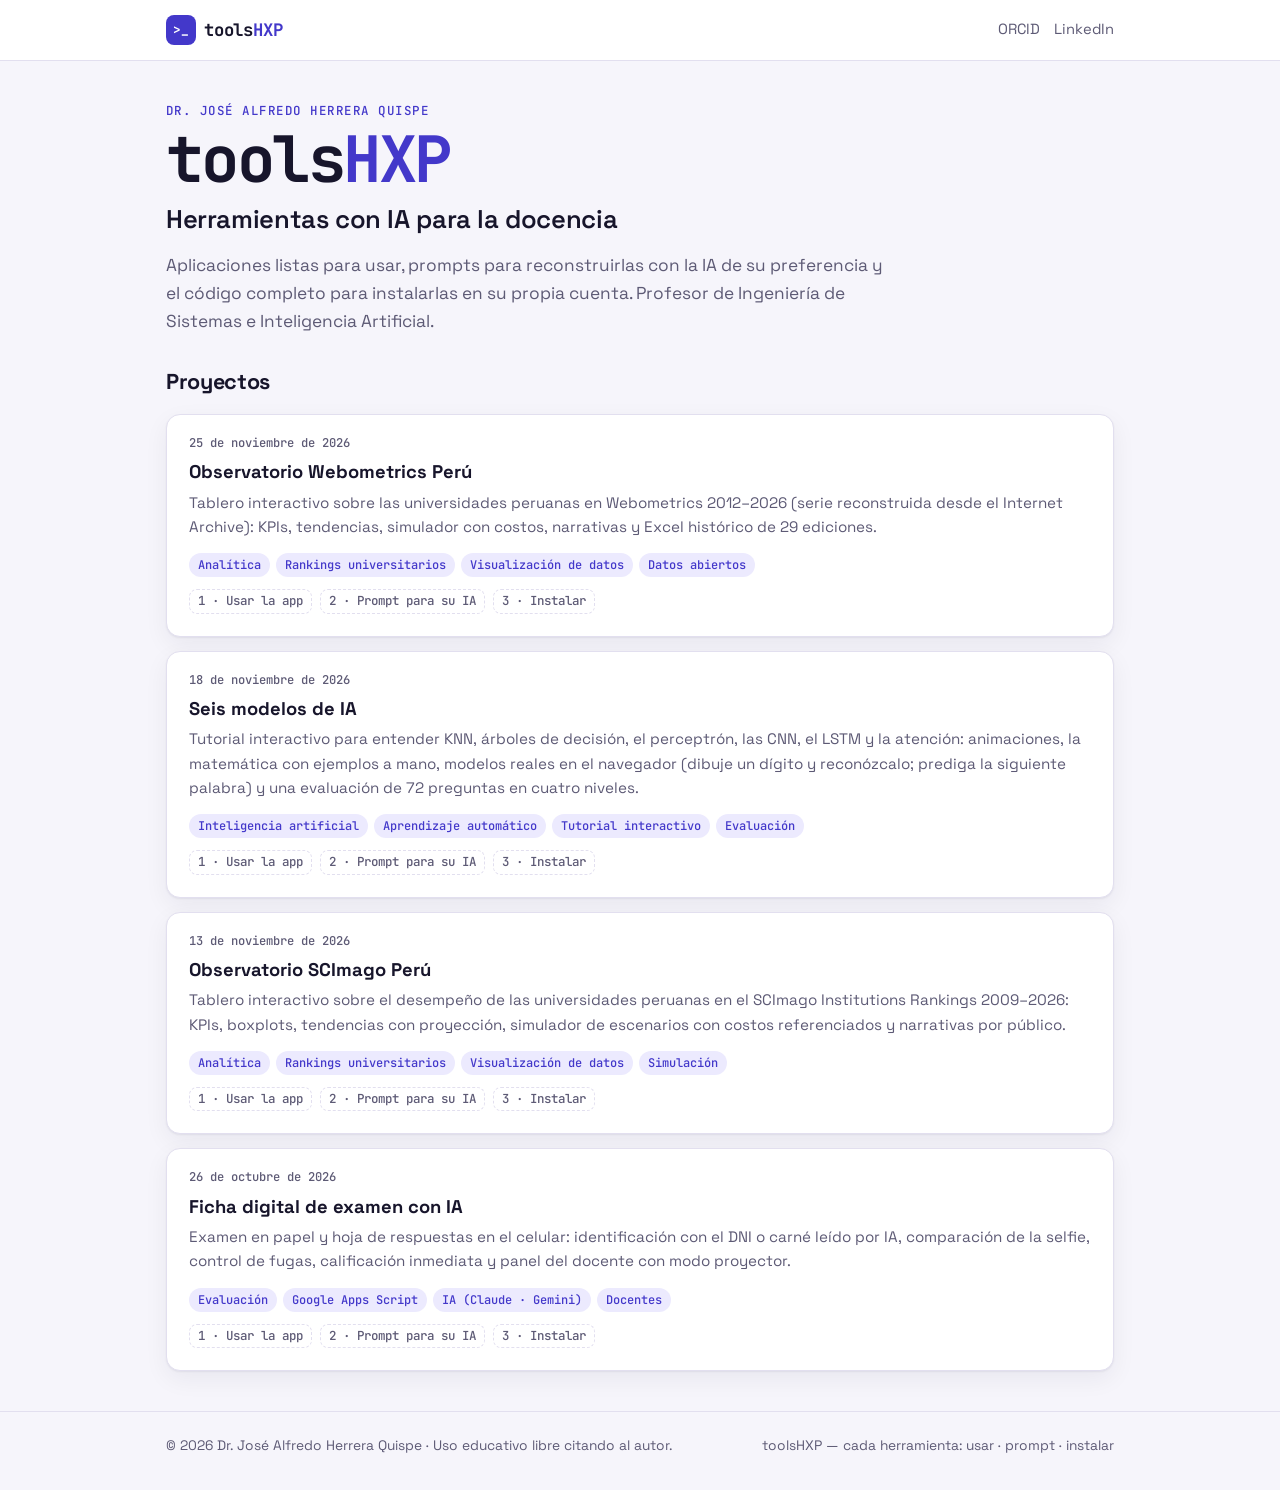
<file: index.html>
<!doctype html>
<html lang="es">
<head>
<meta charset="utf-8">
<meta name="viewport" content="width=device-width,initial-scale=1">
<title>toolsHXP · Herramientas con IA para la docencia</title>
<meta name="description" content="Aplicaciones, prompts y código abierto para docentes, por el Dr. José Alfredo Herrera Quispe.">
<link rel="preconnect" href="https://fonts.googleapis.com"><link rel="preconnect" href="https://fonts.gstatic.com" crossorigin>
<link href="https://fonts.googleapis.com/css2?family=JetBrains+Mono:wght@500;700&family=Space+Grotesk:wght@400;500;600;700&display=swap" rel="stylesheet">
<link rel="icon" href="favicon.svg" type="image/svg+xml">
<link rel="stylesheet" href="assets/estilo.css">
</head>
<body>
<header class="top"><div class="wrap">
  <a class="brand" href="./" aria-label="toolsHXP, inicio"><span class="logo" aria-hidden="true">&gt;_</span><span class="nom">tools<span>HXP</span></span></a>
  <nav class="links" aria-label="Perfil">
    <a href="https://orcid.org/0000-0002-8207-9714" rel="noopener">ORCID</a>
    <a href="https://www.linkedin.com/in/jose-herrera-b1a84787/" rel="noopener">LinkedIn</a>
  </nav>
</div></header>

<main class="wrap">
  <section class="hero">
    <div class="kicker">Dr. José Alfredo Herrera Quispe</div>
    <h1 class="marca">tools<span>HXP</span></h1>
    <p class="sub">Herramientas con IA para la docencia</p>
    <p class="lead">Aplicaciones listas para usar, prompts para reconstruirlas con la IA de su preferencia y el código completo para instalarlas en su propia cuenta. Profesor de Ingeniería de Sistemas e Inteligencia Artificial.</p>
  </section>

  <section aria-labelledby="t-proy">
    <h2 id="t-proy" style="margin:10px 0 14px">Proyectos</h2>
    <ul class="lista grid" id="lista"><li class="card">Cargando…</li></ul>
  </section>
</main>

<footer><div class="wrap">
  <span>© 2026 Dr. José Alfredo Herrera Quispe · Uso educativo libre citando al autor.</span>
  <span>toolsHXP — cada herramienta: usar · prompt · instalar</span>
</div></footer>
<script>
(function(){
  var esc=function(t){return String(t==null?'':t).replace(/[&<>"']/g,function(c){return{'&':'&amp;','<':'&lt;','>':'&gt;','"':'&quot;',"'":'&#39;'}[c];});};
  var fmt=function(f){try{return new Date(f+'T12:00:00').toLocaleDateString('es-PE',{day:'numeric',month:'long',year:'numeric'});}catch(e){return f;}};
  fetch('proyectos.json',{cache:'no-cache'}).then(function(r){return r.json();}).then(function(ps){
    ps.sort(function(a,b){return (b.fecha||'').localeCompare(a.fecha||'');});
    document.getElementById('lista').innerHTML=ps.map(function(p){
      return '<li><a class="card proj" href="'+esc(p.url)+'"><div class="fecha">'+esc(fmt(p.fecha))+'</div>'+
        '<h3 style="font-size:1.15rem;margin-top:8px">'+esc(p.titulo)+'</h3><p>'+esc(p.resumen)+'</p>'+
        '<ul class="tags">'+(p.etiquetas||[]).map(function(e){return '<li>'+esc(e)+'</li>';}).join('')+'</ul>'+
        '<div class="tres"><span>1 · Usar la app</span><span>2 · Prompt para su IA</span><span>3 · Instalar</span></div></a></li>';
    }).join('')||'<li class="card">Pronto habrá proyectos aquí.</li>';
  },function(){document.getElementById('lista').innerHTML='<li class="card">No se pudo cargar la lista de proyectos.</li>';});
})();
</script>
</body>
</html>
</file>
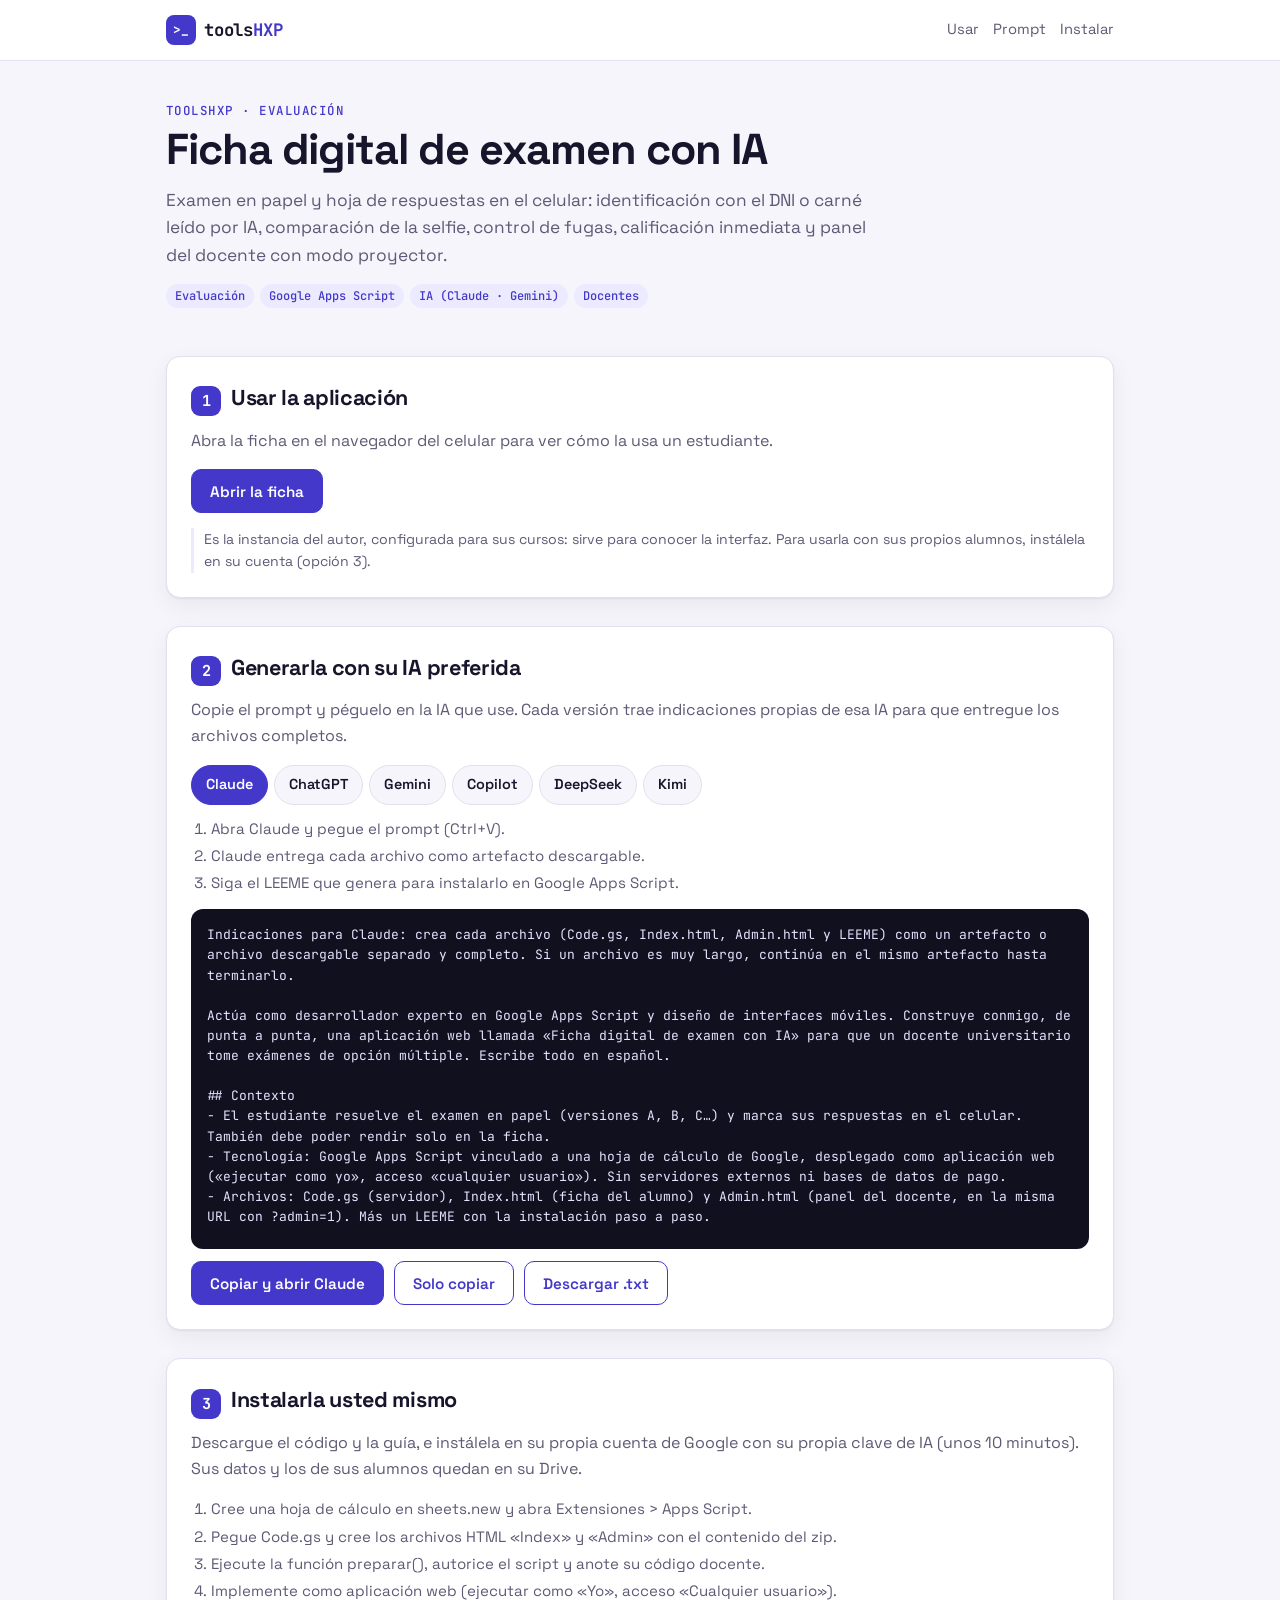
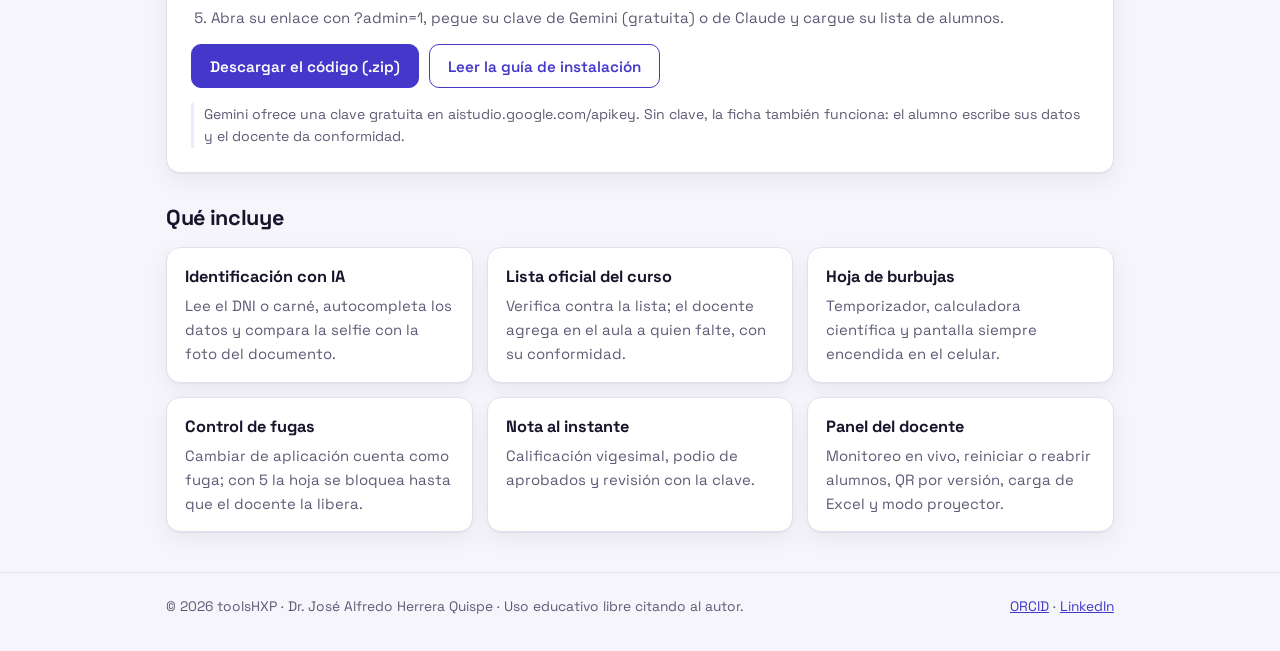
<file: ficha-digital/index.html>
<!doctype html>
<html lang="es">
<head>
<meta charset="utf-8">
<meta name="viewport" content="width=device-width,initial-scale=1">
<title>Ficha digital de examen con IA · toolsHXP</title>
<meta name="description" content="Aplicación gratuita para exámenes de opción múltiple: identificación con IA, hoja de burbujas en el celular, control de fugas y panel del docente. Úsela, genérela con su IA o instálela en su cuenta de Google.">
<meta property="og:title" content="Ficha digital de examen con IA">
<meta property="og:description" content="Úsela, genérela con su IA preferida o instálela en su propia cuenta de Google.">
<link rel="preconnect" href="https://fonts.googleapis.com"><link rel="preconnect" href="https://fonts.gstatic.com" crossorigin>
<link href="https://fonts.googleapis.com/css2?family=JetBrains+Mono:wght@500;700&family=Space+Grotesk:wght@400;500;600;700&display=swap" rel="stylesheet">
<link rel="icon" href="../favicon.svg" type="image/svg+xml">
<link rel="stylesheet" href="../assets/estilo.css">
</head>
<body>
<a class="saltar" href="#op1">Saltar al contenido</a>
<header class="top"><div class="wrap">
  <a class="brand" href="../" aria-label="toolsHXP, inicio"><span class="logo" aria-hidden="true">&gt;_</span><span class="nom">tools<span>HXP</span></span></a>
  <nav class="links" aria-label="Secciones"><a href="#op1">Usar</a><a href="#op2">Prompt</a><a href="#op3">Instalar</a></nav>
</div></header>

<main class="wrap">
  <section class="hero">
    <div class="kicker">toolsHXP · Evaluación</div>
    <h1 id="titulo">Ficha digital de examen con IA</h1>
    <p class="lead" id="resumen">Cargando…</p>
    <ul class="tags" id="tags"></ul>
  </section>

  <section class="opcion" id="op1">
    <div class="card">
      <div class="ohead"><span class="num">1</span><h2>Usar la aplicación</h2></div>
      <p class="desc">Abra la ficha en el navegador del celular para ver cómo la usa un estudiante.</p>
      <div class="acciones"><a class="btn" id="app-btn" href="#" target="_blank" rel="noopener">Abrir la aplicación</a></div>
      <p class="nota" id="app-nota"></p>
    </div>
  </section>

  <section class="opcion" id="op2">
    <div class="card">
      <div class="ohead"><span class="num">2</span><h2>Generarla con su IA preferida</h2></div>
      <p class="desc">Copie el prompt y péguelo en la IA que use. Cada versión trae indicaciones propias de esa IA para que entregue los archivos completos.</p>
      <div class="tabs" id="tabs" role="tablist" aria-label="Inteligencia artificial"></div>
      <ol class="pasos" id="guia"></ol>
      <pre class="prompt" id="prompt" tabindex="0" aria-label="Texto del prompt">Cargando…</pre>
      <div class="acciones">
        <button class="btn" id="abrir" type="button">Copiar y abrir</button>
        <button class="btn sec" id="copiar" type="button">Solo copiar</button>
        <a class="btn sec" id="bajar" href="#" download>Descargar .txt</a>
      </div>
    </div>
  </section>

  <section class="opcion" id="op3">
    <div class="card">
      <div class="ohead"><span class="num">3</span><h2>Instalarla usted mismo</h2></div>
      <p class="desc">Descargue el código y la guía, e instálela en su propia cuenta de Google con su propia clave de IA<span id="min"></span>. Sus datos y los de sus alumnos quedan en su Drive.</p>
      <ol class="pasos" id="pasos"></ol>
      <div class="acciones">
        <a class="btn" id="zip" href="#" download>Descargar el código (.zip)</a>
        <a class="btn sec" id="leeme" href="#" target="_blank" rel="noopener">Leer la guía de instalación</a>
      </div>
      <p class="nota">Gemini ofrece una clave gratuita en aistudio.google.com/apikey. Sin clave, la ficha también funciona: el alumno escribe sus datos y el docente da conformidad.</p>
    </div>
  </section>
  <section class="opcion" aria-labelledby="t-inc">
    <h2 id="t-inc">Qué incluye</h2>
    <div class="grid feat" id="feat" style="margin-top:12px"></div>
  </section>
</main>

<footer><div class="wrap">
  <span>© 2026 toolsHXP · Dr. José Alfredo Herrera Quispe · Uso educativo libre citando al autor.</span>
  <span><a href="https://orcid.org/0000-0002-8207-9714" rel="noopener">ORCID</a> · <a href="https://www.linkedin.com/in/jose-herrera-b1a84787/" rel="noopener">LinkedIn</a></span>
</div></footer>
<div class="toast" id="toast" role="status" aria-live="polite"></div>
<script src="../assets/proyecto.js"></script>
</body>
</html>
</file>
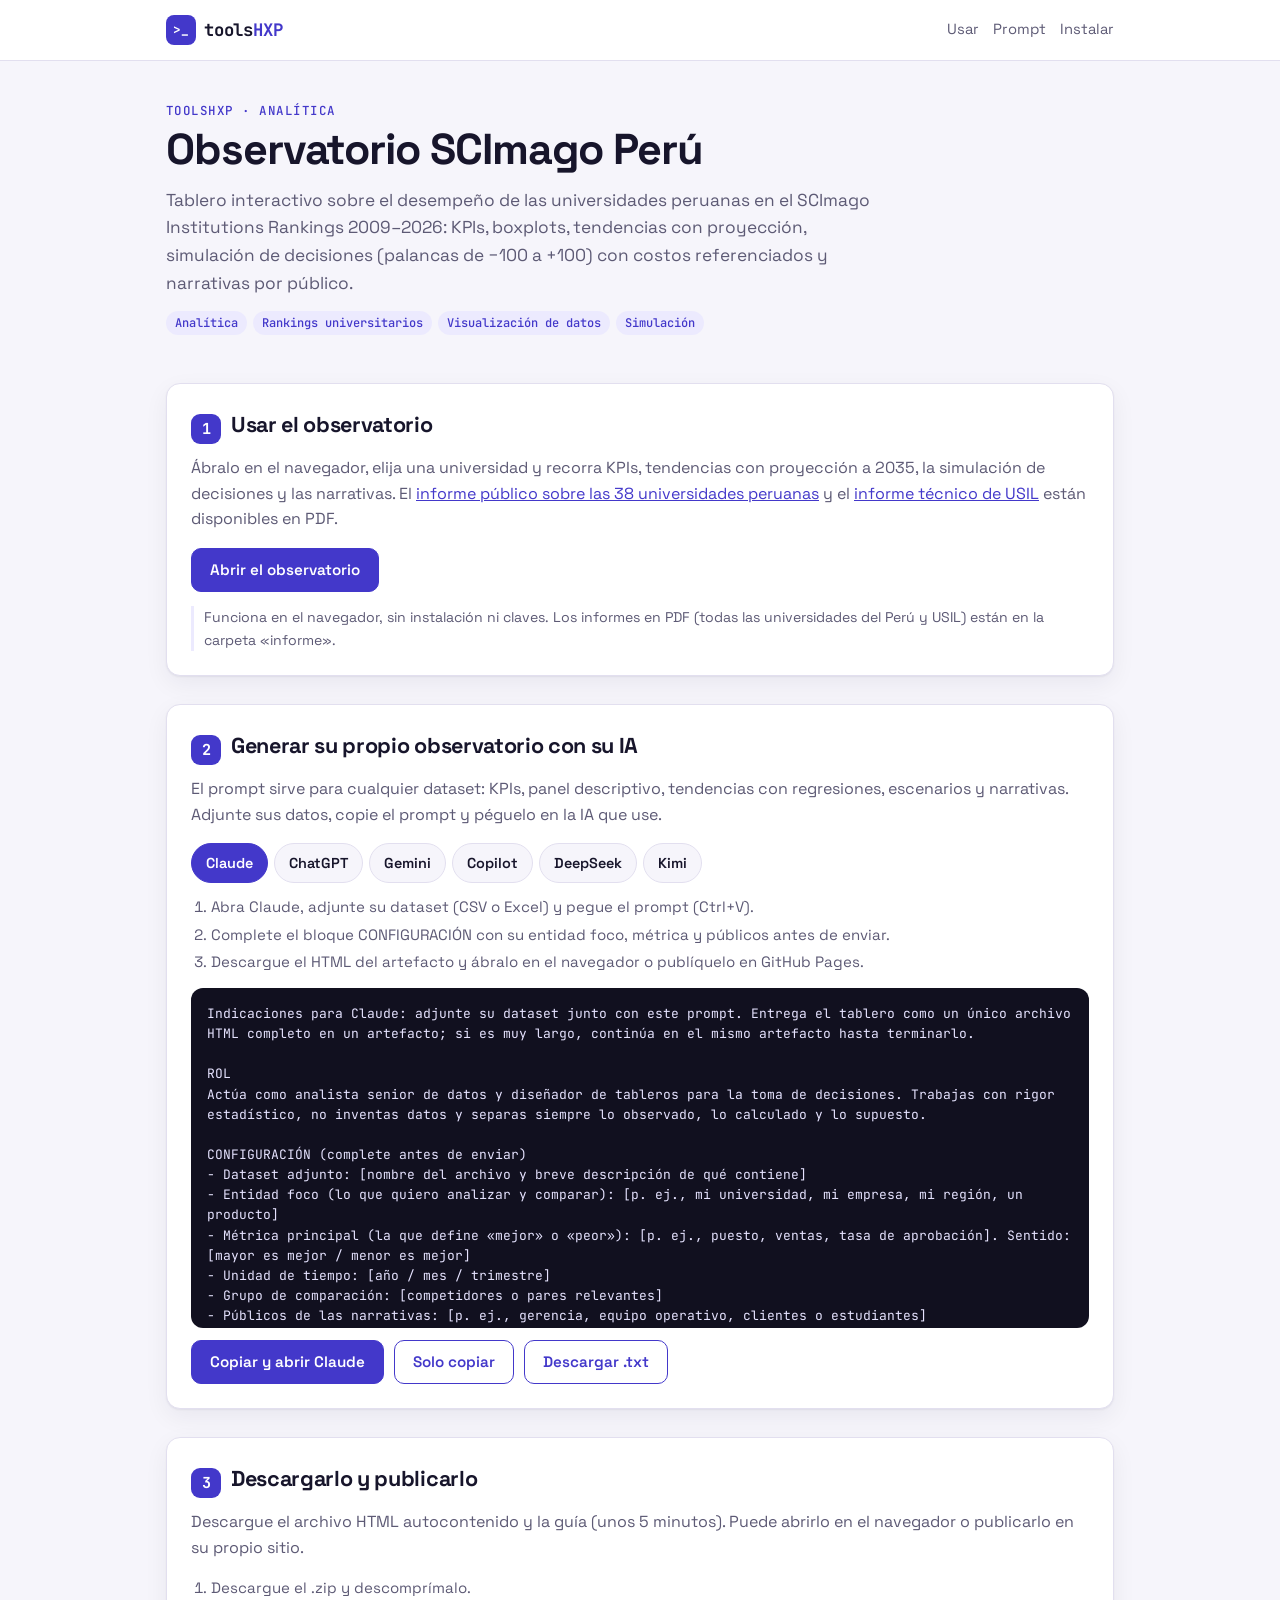
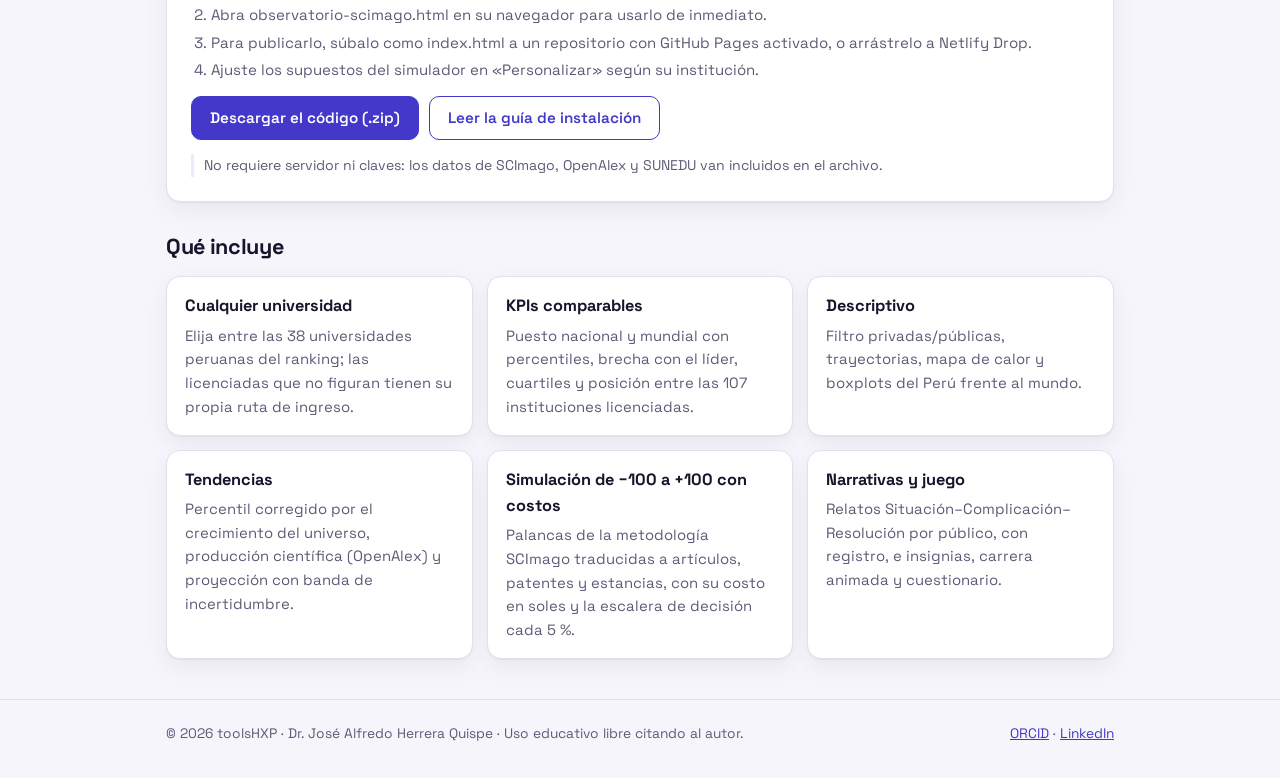
<file: observatorio-scimago/index.html>
<!doctype html>
<html lang="es">
<head>
<meta charset="utf-8">
<meta name="viewport" content="width=device-width,initial-scale=1">
<title>Observatorio SCImago Perú · toolsHXP</title>
<meta name="description" content="Tablero interactivo sobre las universidades peruanas en el SCImago Institutions Rankings: KPIs, tendencias, escenarios con costos y narrativas. Úselo, genere el suyo con su IA o descárguelo.">
<meta property="og:title" content="Observatorio SCImago Perú">
<meta property="og:description" content="Úselo, genere su propio observatorio con su IA preferida o descárguelo y publíquelo.">
<link rel="preconnect" href="https://fonts.googleapis.com"><link rel="preconnect" href="https://fonts.gstatic.com" crossorigin>
<link href="https://fonts.googleapis.com/css2?family=JetBrains+Mono:wght@500;700&family=Space+Grotesk:wght@400;500;600;700&display=swap" rel="stylesheet">
<link rel="icon" href="../favicon.svg" type="image/svg+xml">
<link rel="stylesheet" href="../assets/estilo.css">
</head>
<body>
<a class="saltar" href="#op1">Saltar al contenido</a>
<header class="top"><div class="wrap">
  <a class="brand" href="../" aria-label="toolsHXP, inicio"><span class="logo" aria-hidden="true">&gt;_</span><span class="nom">tools<span>HXP</span></span></a>
  <nav class="links" aria-label="Secciones"><a href="#op1">Usar</a><a href="#op2">Prompt</a><a href="#op3">Instalar</a></nav>
</div></header>

<main class="wrap">
  <section class="hero">
    <div class="kicker">toolsHXP · Analítica</div>
    <h1 id="titulo">Observatorio SCImago Perú</h1>
    <p class="lead" id="resumen">Cargando…</p>
    <ul class="tags" id="tags"></ul>
  </section>

  <section class="opcion" id="op1">
    <div class="card">
      <div class="ohead"><span class="num">1</span><h2>Usar el observatorio</h2></div>
      <p class="desc">Ábralo en el navegador, elija una universidad y recorra KPIs, tendencias con proyección a 2035, la simulación de decisiones y las narrativas. El <a href="informe/Informe-Universidades-Peru-SCImago-2026.pdf" target="_blank" rel="noopener">informe público sobre las 38 universidades peruanas</a> y el <a href="informe/Informe-SCImago-USIL-2026.pdf" target="_blank" rel="noopener">informe técnico de USIL</a> están disponibles en PDF.</p>
      <div class="acciones"><a class="btn" id="app-btn" href="#" target="_blank" rel="noopener">Abrir la aplicación</a></div>
      <p class="nota" id="app-nota"></p>
    </div>
  </section>

  <section class="opcion" id="op2">
    <div class="card">
      <div class="ohead"><span class="num">2</span><h2>Generar su propio observatorio con su IA</h2></div>
      <p class="desc">El prompt sirve para cualquier dataset: KPIs, panel descriptivo, tendencias con regresiones, escenarios y narrativas. Adjunte sus datos, copie el prompt y péguelo en la IA que use.</p>
      <div class="tabs" id="tabs" role="tablist" aria-label="Inteligencia artificial"></div>
      <ol class="pasos" id="guia"></ol>
      <pre class="prompt" id="prompt" tabindex="0" aria-label="Texto del prompt">Cargando…</pre>
      <div class="acciones">
        <button class="btn" id="abrir" type="button">Copiar y abrir</button>
        <button class="btn sec" id="copiar" type="button">Solo copiar</button>
        <a class="btn sec" id="bajar" href="#" download>Descargar .txt</a>
      </div>
    </div>
  </section>

  <section class="opcion" id="op3">
    <div class="card">
      <div class="ohead"><span class="num">3</span><h2>Descargarlo y publicarlo</h2></div>
      <p class="desc">Descargue el archivo HTML autocontenido y la guía<span id="min"></span>. Puede abrirlo en el navegador o publicarlo en su propio sitio.</p>
      <ol class="pasos" id="pasos"></ol>
      <div class="acciones">
        <a class="btn" id="zip" href="#" download>Descargar el código (.zip)</a>
        <a class="btn sec" id="leeme" href="#" target="_blank" rel="noopener">Leer la guía de instalación</a>
      </div>
      <p class="nota">No requiere servidor ni claves: los datos de SCImago, OpenAlex y SUNEDU van incluidos en el archivo.</p>
    </div>
  </section>
  <section class="opcion" aria-labelledby="t-inc">
    <h2 id="t-inc">Qué incluye</h2>
    <div class="grid feat" id="feat" style="margin-top:12px"></div>
  </section>
</main>

<footer><div class="wrap">
  <span>© 2026 toolsHXP · Dr. José Alfredo Herrera Quispe · Uso educativo libre citando al autor.</span>
  <span><a href="https://orcid.org/0000-0002-8207-9714" rel="noopener">ORCID</a> · <a href="https://www.linkedin.com/in/jose-herrera-b1a84787/" rel="noopener">LinkedIn</a></span>
</div></footer>
<div class="toast" id="toast" role="status" aria-live="polite"></div>
<script src="../assets/proyecto.js"></script>
</body>
</html>
</file>
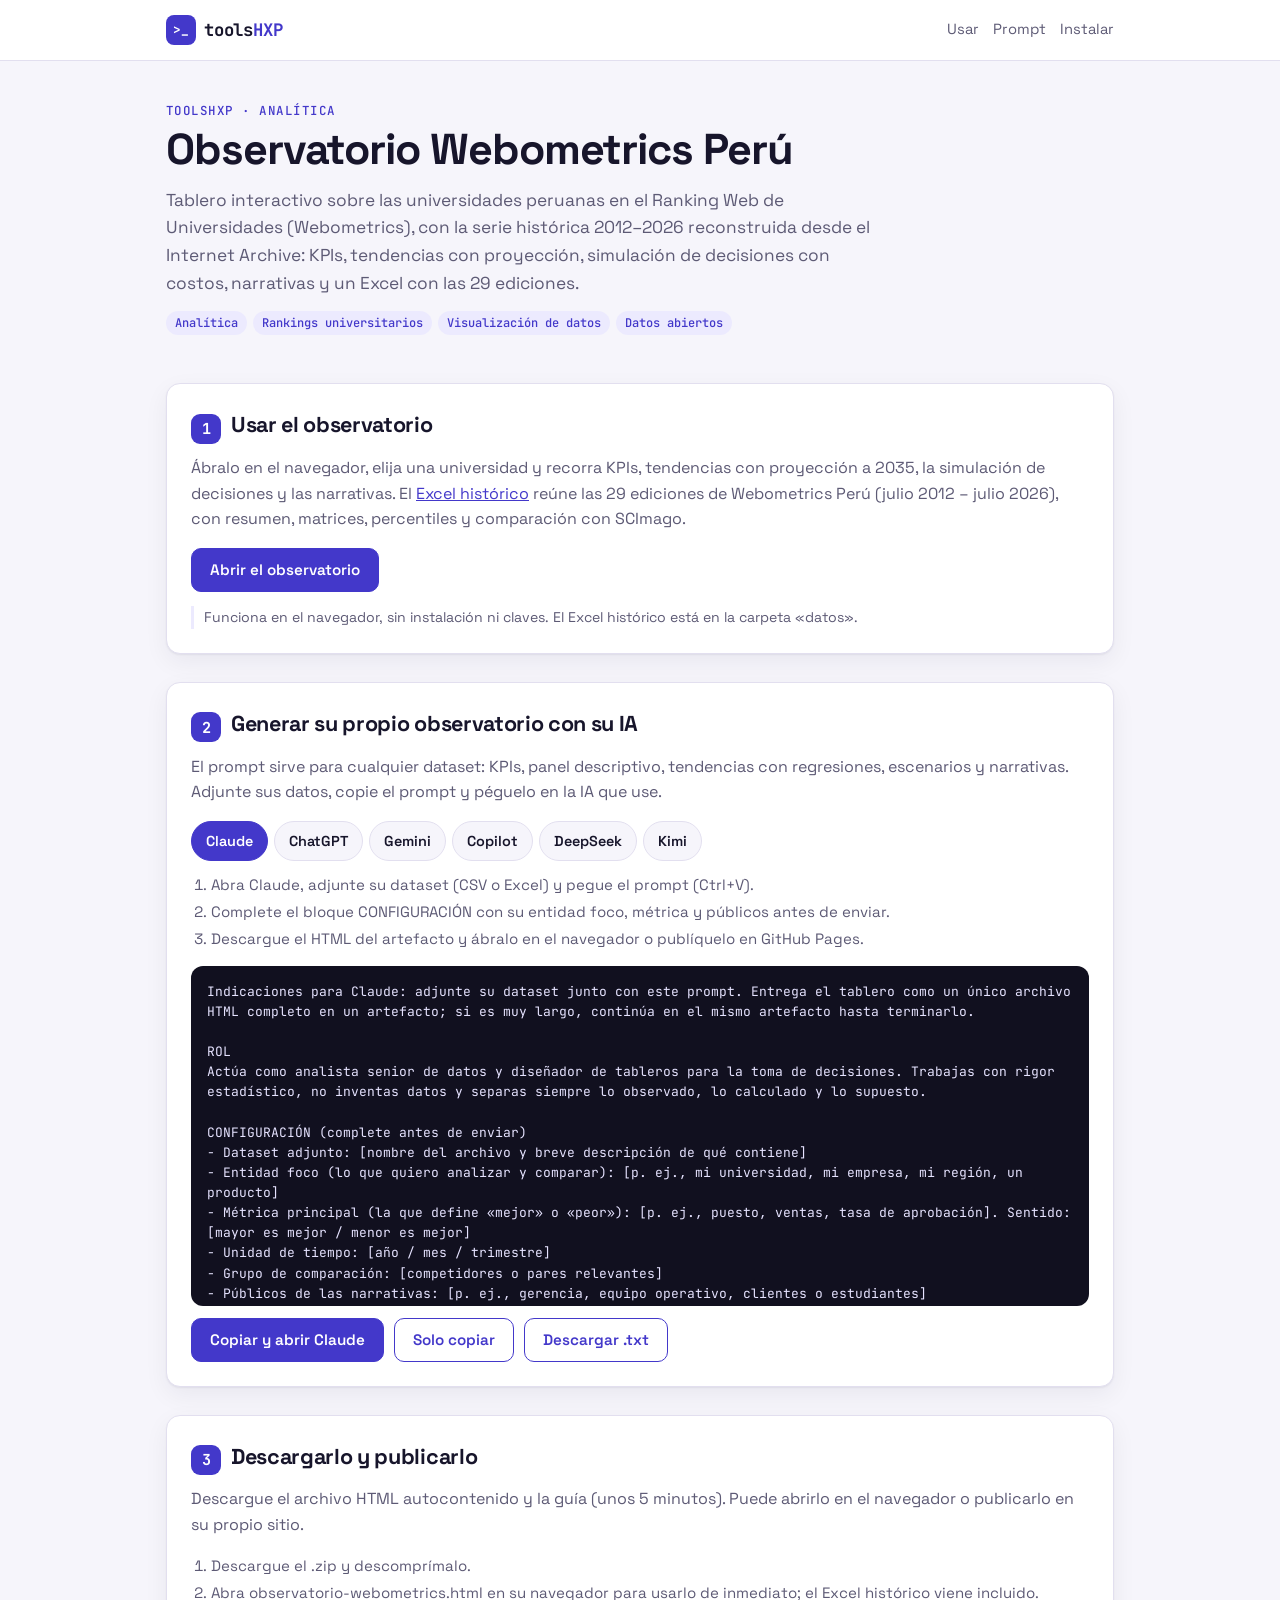
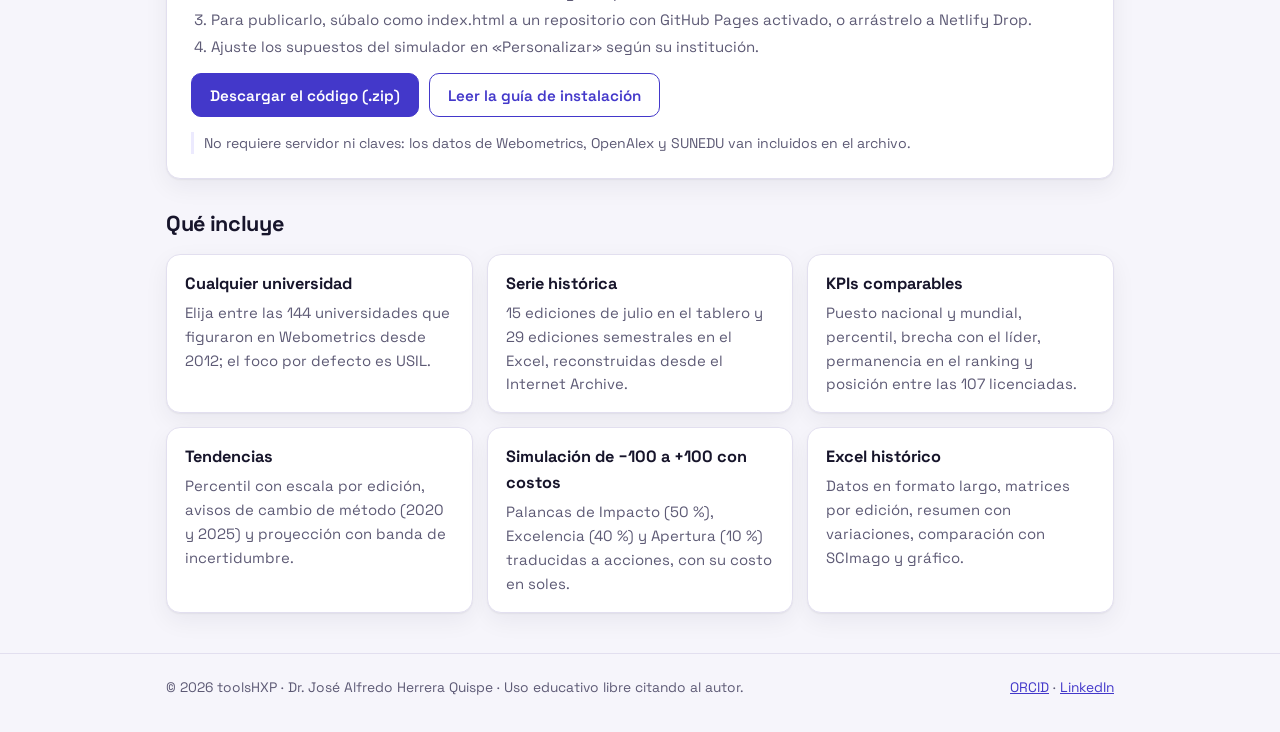
<file: observatorio-webometrics/index.html>
<!doctype html>
<html lang="es">
<head>
<meta charset="utf-8">
<meta name="viewport" content="width=device-width,initial-scale=1">
<title>Observatorio Webometrics Perú · toolsHXP</title>
<meta name="description" content="Tablero interactivo sobre las universidades peruanas en el Ranking Web de Universidades (Webometrics): KPIs, tendencias, escenarios con costos y narrativas. Úselo, genere el suyo con su IA o descárguelo.">
<meta property="og:title" content="Observatorio Webometrics Perú">
<meta property="og:description" content="Úselo, genere su propio observatorio con su IA preferida o descárguelo y publíquelo.">
<link rel="preconnect" href="https://fonts.googleapis.com"><link rel="preconnect" href="https://fonts.gstatic.com" crossorigin>
<link href="https://fonts.googleapis.com/css2?family=JetBrains+Mono:wght@500;700&family=Space+Grotesk:wght@400;500;600;700&display=swap" rel="stylesheet">
<link rel="icon" href="../favicon.svg" type="image/svg+xml">
<link rel="stylesheet" href="../assets/estilo.css">
</head>
<body>
<a class="saltar" href="#op1">Saltar al contenido</a>
<header class="top"><div class="wrap">
  <a class="brand" href="../" aria-label="toolsHXP, inicio"><span class="logo" aria-hidden="true">&gt;_</span><span class="nom">tools<span>HXP</span></span></a>
  <nav class="links" aria-label="Secciones"><a href="#op1">Usar</a><a href="#op2">Prompt</a><a href="#op3">Instalar</a></nav>
</div></header>

<main class="wrap">
  <section class="hero">
    <div class="kicker">toolsHXP · Analítica</div>
    <h1 id="titulo">Observatorio Webometrics Perú</h1>
    <p class="lead" id="resumen">Cargando…</p>
    <ul class="tags" id="tags"></ul>
  </section>

  <section class="opcion" id="op1">
    <div class="card">
      <div class="ohead"><span class="num">1</span><h2>Usar el observatorio</h2></div>
      <p class="desc">Ábralo en el navegador, elija una universidad y recorra KPIs, tendencias con proyección a 2035, la simulación de decisiones y las narrativas. El <a href="datos/Webometrics_Peru_2012-2026.xlsx" download>Excel histórico</a> reúne las 29 ediciones de Webometrics Perú (julio 2012 – julio 2026), con resumen, matrices, percentiles y comparación con SCImago.</p>
      <div class="acciones"><a class="btn" id="app-btn" href="#" target="_blank" rel="noopener">Abrir la aplicación</a></div>
      <p class="nota" id="app-nota"></p>
    </div>
  </section>

  <section class="opcion" id="op2">
    <div class="card">
      <div class="ohead"><span class="num">2</span><h2>Generar su propio observatorio con su IA</h2></div>
      <p class="desc">El prompt sirve para cualquier dataset: KPIs, panel descriptivo, tendencias con regresiones, escenarios y narrativas. Adjunte sus datos, copie el prompt y péguelo en la IA que use.</p>
      <div class="tabs" id="tabs" role="tablist" aria-label="Inteligencia artificial"></div>
      <ol class="pasos" id="guia"></ol>
      <pre class="prompt" id="prompt" tabindex="0" aria-label="Texto del prompt">Cargando…</pre>
      <div class="acciones">
        <button class="btn" id="abrir" type="button">Copiar y abrir</button>
        <button class="btn sec" id="copiar" type="button">Solo copiar</button>
        <a class="btn sec" id="bajar" href="#" download>Descargar .txt</a>
      </div>
    </div>
  </section>

  <section class="opcion" id="op3">
    <div class="card">
      <div class="ohead"><span class="num">3</span><h2>Descargarlo y publicarlo</h2></div>
      <p class="desc">Descargue el archivo HTML autocontenido y la guía<span id="min"></span>. Puede abrirlo en el navegador o publicarlo en su propio sitio.</p>
      <ol class="pasos" id="pasos"></ol>
      <div class="acciones">
        <a class="btn" id="zip" href="#" download>Descargar el código (.zip)</a>
        <a class="btn sec" id="leeme" href="#" target="_blank" rel="noopener">Leer la guía de instalación</a>
      </div>
      <p class="nota">No requiere servidor ni claves: los datos de Webometrics, OpenAlex y SUNEDU van incluidos en el archivo.</p>
    </div>
  </section>
  <section class="opcion" aria-labelledby="t-inc">
    <h2 id="t-inc">Qué incluye</h2>
    <div class="grid feat" id="feat" style="margin-top:12px"></div>
  </section>
</main>

<footer><div class="wrap">
  <span>© 2026 toolsHXP · Dr. José Alfredo Herrera Quispe · Uso educativo libre citando al autor.</span>
  <span><a href="https://orcid.org/0000-0002-8207-9714" rel="noopener">ORCID</a> · <a href="https://www.linkedin.com/in/jose-herrera-b1a84787/" rel="noopener">LinkedIn</a></span>
</div></footer>
<div class="toast" id="toast" role="status" aria-live="polite"></div>
<script src="../assets/proyecto.js"></script>
</body>
</html>
</file>
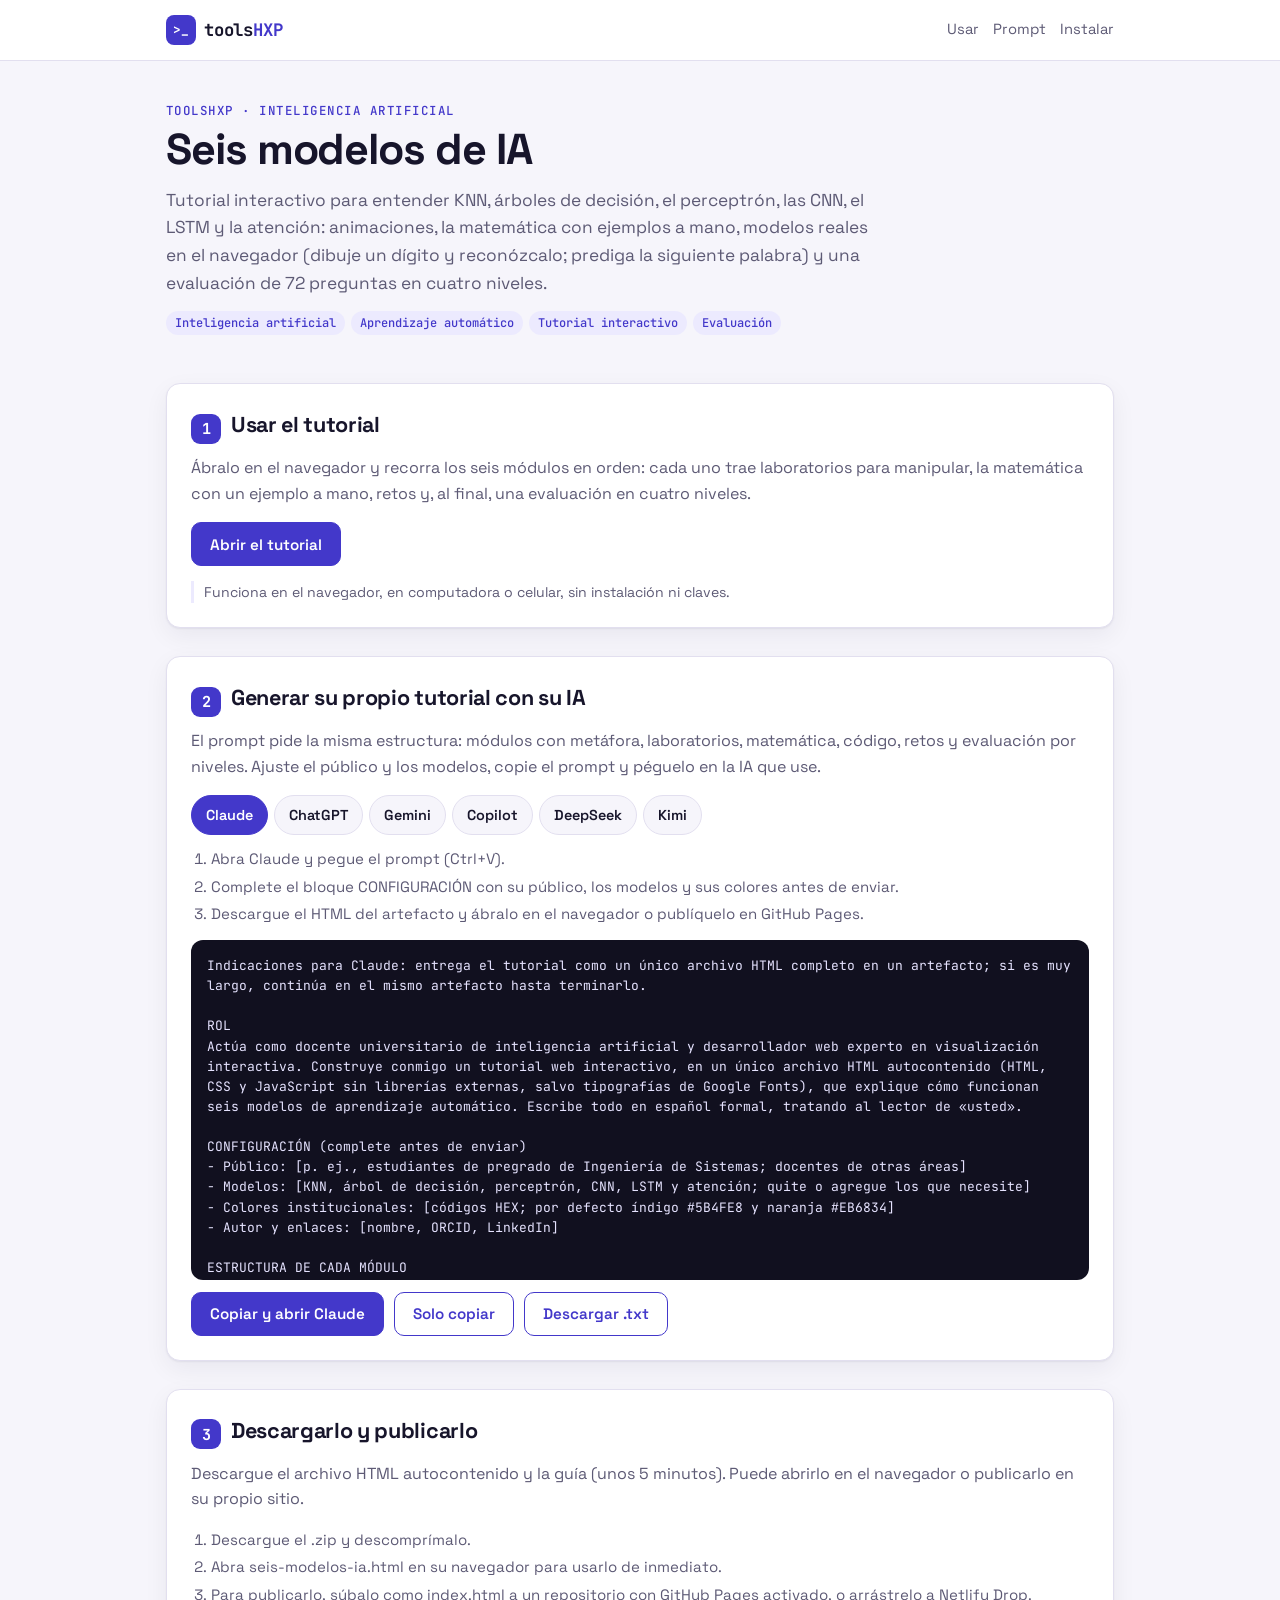
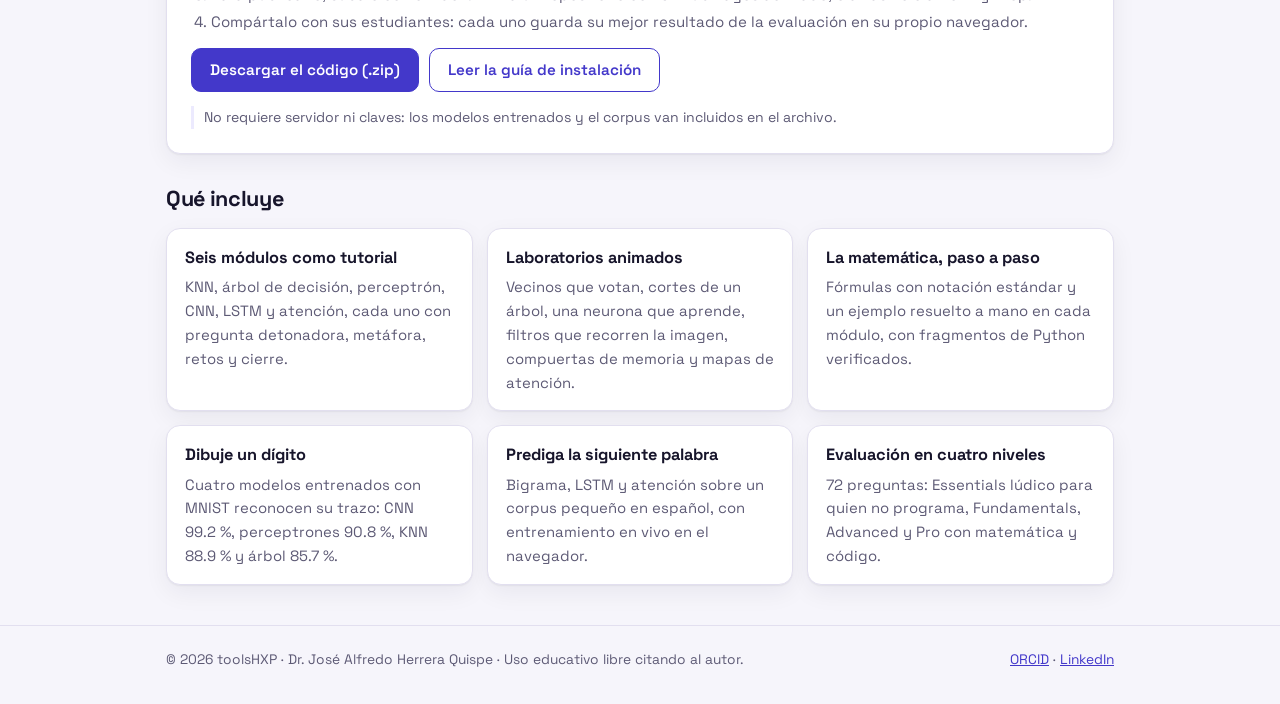
<file: seis-modelos-ia/index.html>
<!doctype html>
<html lang="es">
<head>
<meta charset="utf-8">
<meta name="viewport" content="width=device-width,initial-scale=1">
<title>Seis modelos de IA · toolsHXP</title>
<meta name="description" content="Tutorial interactivo de KNN, árbol, perceptrón, CNN, LSTM y atención, con modelos reales en el navegador y evaluación en cuatro niveles. Úselo, genere el suyo con su IA o descárguelo.">
<meta property="og:title" content="Seis modelos de IA">
<meta property="og:description" content="Úselo, genere su propio tutorial con su IA preferida o descárguelo y publíquelo.">
<link rel="preconnect" href="https://fonts.googleapis.com"><link rel="preconnect" href="https://fonts.gstatic.com" crossorigin>
<link href="https://fonts.googleapis.com/css2?family=JetBrains+Mono:wght@500;700&family=Space+Grotesk:wght@400;500;600;700&display=swap" rel="stylesheet">
<link rel="icon" href="../favicon.svg" type="image/svg+xml">
<link rel="stylesheet" href="../assets/estilo.css">
</head>
<body>
<a class="saltar" href="#op1">Saltar al contenido</a>
<header class="top"><div class="wrap">
  <a class="brand" href="../" aria-label="toolsHXP, inicio"><span class="logo" aria-hidden="true">&gt;_</span><span class="nom">tools<span>HXP</span></span></a>
  <nav class="links" aria-label="Secciones"><a href="#op1">Usar</a><a href="#op2">Prompt</a><a href="#op3">Instalar</a></nav>
</div></header>

<main class="wrap">
  <section class="hero">
    <div class="kicker">toolsHXP · Inteligencia artificial</div>
    <h1 id="titulo">Seis modelos de IA</h1>
    <p class="lead" id="resumen">Cargando…</p>
    <ul class="tags" id="tags"></ul>
  </section>

  <section class="opcion" id="op1">
    <div class="card">
      <div class="ohead"><span class="num">1</span><h2>Usar el tutorial</h2></div>
      <p class="desc">Ábralo en el navegador y recorra los seis módulos en orden: cada uno trae laboratorios para manipular, la matemática con un ejemplo a mano, retos y, al final, una evaluación en cuatro niveles.</p>
      <div class="acciones"><a class="btn" id="app-btn" href="#" target="_blank" rel="noopener">Abrir la aplicación</a></div>
      <p class="nota" id="app-nota"></p>
    </div>
  </section>

  <section class="opcion" id="op2">
    <div class="card">
      <div class="ohead"><span class="num">2</span><h2>Generar su propio tutorial con su IA</h2></div>
      <p class="desc">El prompt pide la misma estructura: módulos con metáfora, laboratorios, matemática, código, retos y evaluación por niveles. Ajuste el público y los modelos, copie el prompt y péguelo en la IA que use.</p>
      <div class="tabs" id="tabs" role="tablist" aria-label="Inteligencia artificial"></div>
      <ol class="pasos" id="guia"></ol>
      <pre class="prompt" id="prompt" tabindex="0" aria-label="Texto del prompt">Cargando…</pre>
      <div class="acciones">
        <button class="btn" id="abrir" type="button">Copiar y abrir</button>
        <button class="btn sec" id="copiar" type="button">Solo copiar</button>
        <a class="btn sec" id="bajar" href="#" download>Descargar .txt</a>
      </div>
    </div>
  </section>

  <section class="opcion" id="op3">
    <div class="card">
      <div class="ohead"><span class="num">3</span><h2>Descargarlo y publicarlo</h2></div>
      <p class="desc">Descargue el archivo HTML autocontenido y la guía<span id="min"></span>. Puede abrirlo en el navegador o publicarlo en su propio sitio.</p>
      <ol class="pasos" id="pasos"></ol>
      <div class="acciones">
        <a class="btn" id="zip" href="#" download>Descargar el código (.zip)</a>
        <a class="btn sec" id="leeme" href="#" target="_blank" rel="noopener">Leer la guía de instalación</a>
      </div>
      <p class="nota">No requiere servidor ni claves: los modelos entrenados y el corpus van incluidos en el archivo.</p>
    </div>
  </section>
  <section class="opcion" aria-labelledby="t-inc">
    <h2 id="t-inc">Qué incluye</h2>
    <div class="grid feat" id="feat" style="margin-top:12px"></div>
  </section>
</main>

<footer><div class="wrap">
  <span>© 2026 toolsHXP · Dr. José Alfredo Herrera Quispe · Uso educativo libre citando al autor.</span>
  <span><a href="https://orcid.org/0000-0002-8207-9714" rel="noopener">ORCID</a> · <a href="https://www.linkedin.com/in/jose-herrera-b1a84787/" rel="noopener">LinkedIn</a></span>
</div></footer>
<div class="toast" id="toast" role="status" aria-live="polite"></div>
<script src="../assets/proyecto.js"></script>
</body>
</html>
</file>
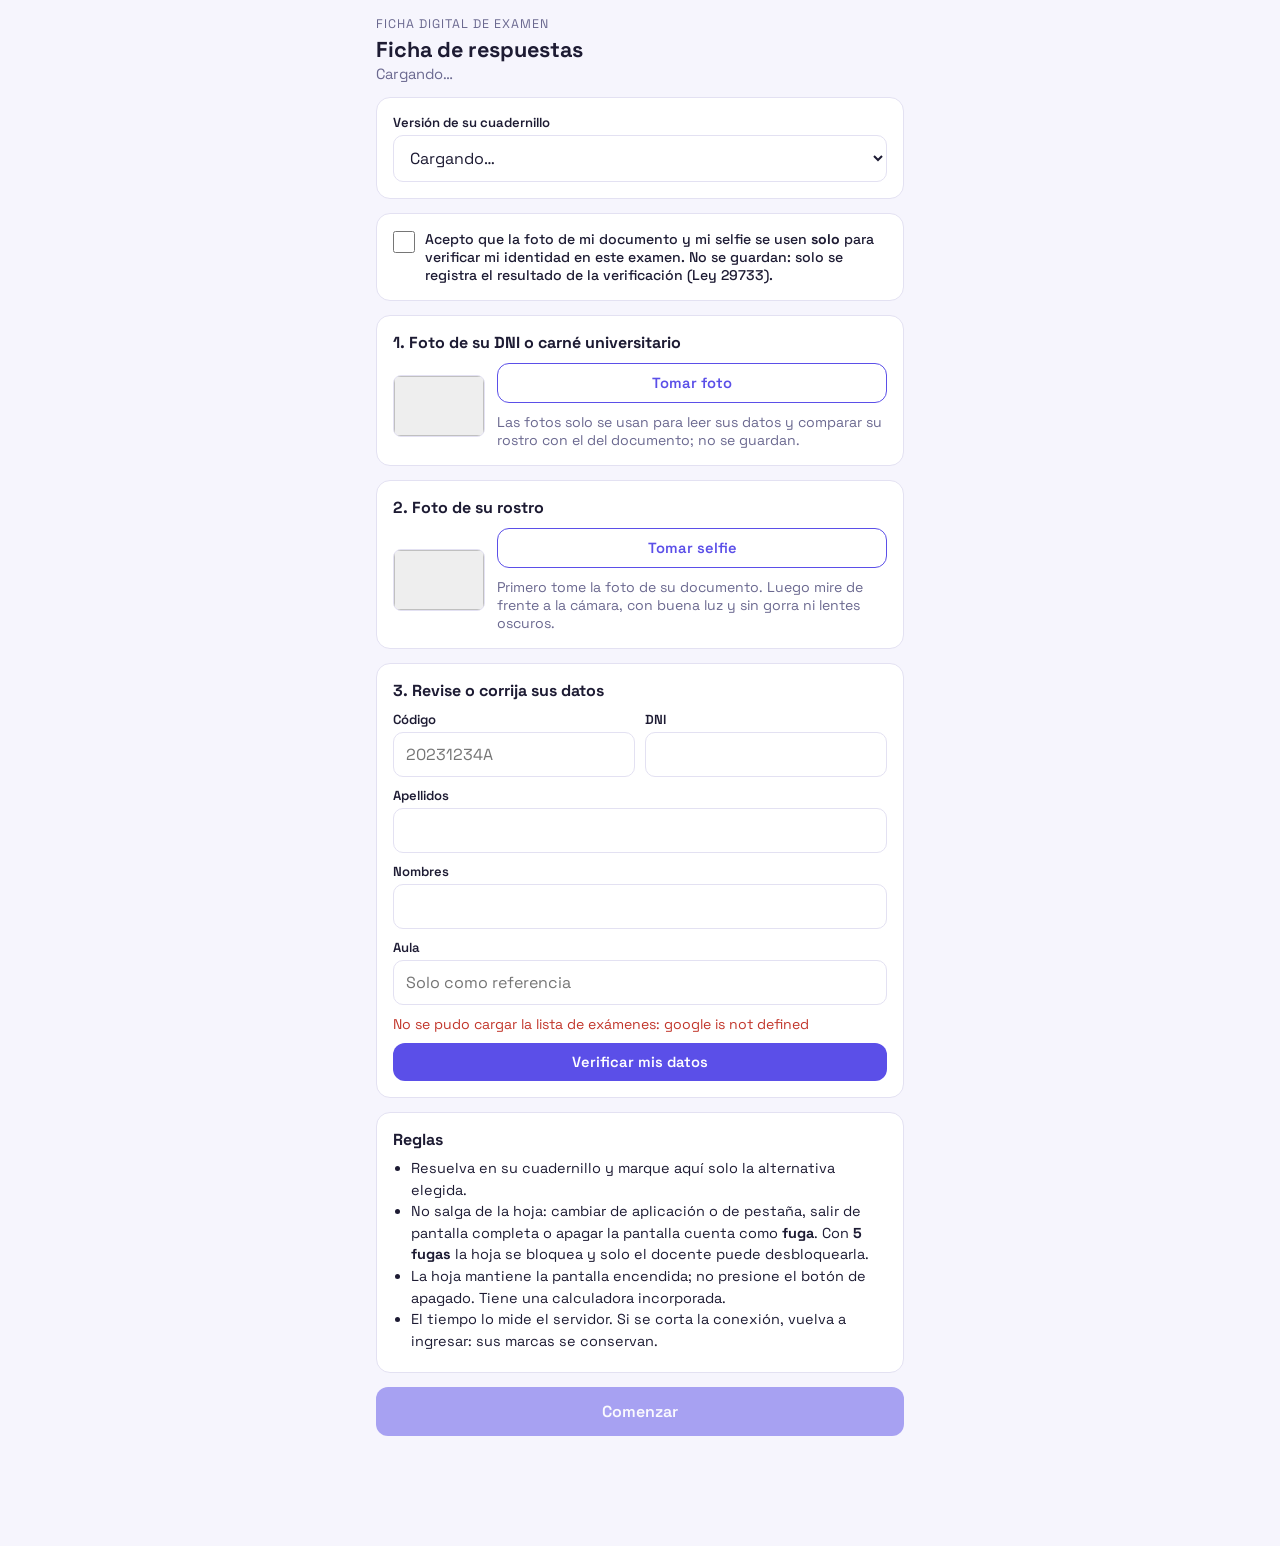
<file: ficha-digital/codigo/Index.html>
<!DOCTYPE html>
<html lang="es">
<head>
<base target="_top">
<meta charset="utf-8">
<meta name="viewport" content="width=device-width, initial-scale=1, maximum-scale=1, user-scalable=no">
<title>Ficha de respuestas</title>
<link rel="preconnect" href="https://fonts.googleapis.com">
<link href="https://fonts.googleapis.com/css2?family=Space+Grotesk:wght@400;500;600;700&family=JetBrains+Mono:wght@500;700&display=swap" rel="stylesheet">
<style>
:root{--ind:#5B4FE8;--ink:#1D1B33;--dim:#6B6990;--line:#E3E1F2;--bg:#F6F5FD;--card:#fff;--ok:#12805C;--bad:#C2362B;--warn:#B7791F;}
*{box-sizing:border-box;margin:0;padding:0;-webkit-tap-highlight-color:transparent}
html,body{background:var(--bg);color:var(--ink);font-family:'Space Grotesk',system-ui,sans-serif;font-size:16px;-webkit-user-select:none;user-select:none;-webkit-touch-callout:none;overscroll-behavior:none}
input,select{-webkit-user-select:text;user-select:text}
.wrap{max-width:560px;margin:0 auto;padding:16px 16px 110px}
.brand{font-size:.78rem;letter-spacing:.08em;text-transform:uppercase;color:var(--dim)}
h1{font-size:1.35rem;margin:4px 0 2px}
.sub{color:var(--dim);font-size:.92rem;margin-bottom:14px}
.card{background:var(--card);border:1px solid var(--line);border-radius:14px;padding:16px;margin-bottom:14px}
label{display:block;font-size:.82rem;font-weight:600;margin:10px 0 4px}
input,select{width:100%;padding:11px 12px;border:1.5px solid var(--line);border-radius:10px;font:inherit;background:#fff;color:var(--ink)}
input:focus,select:focus{outline:none;border-color:var(--ind)}
input.auto{border-color:#A9A2F5;background:#F3F1FF}
.row2{display:grid;grid-template-columns:1fr 1fr;gap:10px}
.btn{display:block;width:100%;padding:14px;border:0;border-radius:12px;background:var(--ind);color:#fff;font:inherit;font-weight:600;font-size:1rem;cursor:pointer;text-align:center}
.btn:disabled{opacity:.5}
.btn.ghost{background:#fff;color:var(--ind);border:1.5px solid var(--ind)}
.btn.sm{padding:10px;font-size:.92rem}
.msg{font-size:.88rem;margin-top:10px;min-height:1.2em}
.msg.err{color:var(--bad)} .msg.ok{color:var(--ok)} .msg.info{color:var(--dim)}
ul.rules{margin:8px 0 4px 18px;font-size:.9rem;line-height:1.5}
.hidden{display:none!important}
.foto{display:flex;gap:12px;align-items:center}
.foto img{width:92px;height:62px;object-fit:cover;border-radius:8px;border:1px solid var(--line);background:#EEE}
.cam{position:relative;overflow:hidden}
.cam input{position:absolute;inset:0;opacity:0;cursor:pointer}
.cmp{display:grid;grid-template-columns:1fr 1fr;gap:8px;margin:10px 0}
.cmp figure{margin:0;text-align:center;font-size:.75rem;color:var(--dim)}
.cmp img{width:100%;height:150px;object-fit:cover;border-radius:10px;border:1px solid var(--line);background:#EEE}
.badbadge{display:inline-block;background:#FBE9E7;color:var(--bad);border-radius:999px;padding:4px 10px;font-size:.8rem;font-weight:600}
.okbadge{display:inline-block;background:#E5F6EF;color:var(--ok);border-radius:999px;padding:4px 10px;font-size:.8rem;font-weight:600}
.spin{display:inline-block;width:14px;height:14px;border:2px solid #C9C5F7;border-top-color:var(--ind);border-radius:50%;animation:g 0.8s linear infinite;vertical-align:-2px;margin-right:6px}
@keyframes g{to{transform:rotate(360deg)}}
/* barra superior */
.top{position:sticky;top:0;z-index:5;background:var(--bg);padding:10px 0 8px;border-bottom:1px solid var(--line);margin-bottom:12px}
.stats{display:grid;grid-template-columns:repeat(3,1fr);gap:8px}
.stat{background:#fff;border:1px solid var(--line);border-radius:10px;padding:6px 8px;text-align:center}
.stat b{display:block;font-family:'JetBrains Mono',monospace;font-size:1.05rem}
.stat span{font-size:.7rem;color:var(--dim);text-transform:uppercase;letter-spacing:.05em}
.stat.alert b{color:var(--bad)}
.bar{height:6px;background:var(--line);border-radius:4px;margin-top:8px;overflow:hidden}
.bar i{display:block;height:100%;background:var(--ind);width:0}
.awake{font-size:.72rem;color:var(--dim);margin-top:6px}
/* hoja tipo óptica */
.sheet{display:grid;grid-template-columns:1fr 1fr;gap:10px}
.col{background:#fff;border:1px solid var(--line);border-radius:12px;padding:6px 4px}
.qrow{display:grid;grid-template-columns:22px repeat(5,1fr);align-items:center;gap:2px;padding:5px 2px;border-radius:8px}
.qrow:nth-child(even){background:#F8F7FF}
.qn{font-family:'JetBrains Mono',monospace;font-size:.8rem;font-weight:700;text-align:right;padding-right:2px;color:var(--dim)}
.bub{width:100%;max-width:30px;aspect-ratio:1;justify-self:center;border-radius:50%;border:1.6px solid #9C98C6;background:#fff;
     font-family:'JetBrains Mono',monospace;font-size:.68rem;font-weight:700;color:#6B6990;display:flex;align-items:center;justify-content:center;cursor:pointer;padding:0}
.bub.on{background:var(--ind);border-color:var(--ind);color:#fff}
.bub.good{background:var(--ok);border-color:var(--ok);color:#fff}
.bub.wrong{background:var(--bad);border-color:var(--bad);color:#fff}
.bub.key{box-shadow:0 0 0 2.5px var(--ok) inset;color:var(--ok)}
.send{position:fixed;left:0;right:0;bottom:0;padding:12px 16px calc(12px + env(safe-area-inset-bottom));background:linear-gradient(transparent,var(--bg) 30%);display:flex;gap:10px;justify-content:center}
.send .btn{max-width:440px;box-shadow:0 6px 18px rgba(91,79,232,.35)}
.send .calcb{width:64px;flex:0 0 64px;background:#fff;color:var(--ind);border:1.5px solid var(--ind);font-size:1.3rem;box-shadow:none}
/* calculadora */
.calc{position:fixed;left:0;right:0;bottom:0;z-index:15;background:#1D1B33;color:#fff;border-radius:18px 18px 0 0;padding:12px 12px calc(12px + env(safe-area-inset-bottom));max-width:560px;margin:0 auto;box-shadow:0 -10px 30px rgba(0,0,0,.3)}
.calc .hd{display:flex;justify-content:space-between;align-items:center;font-size:.8rem;color:#B9B6DA;margin-bottom:6px}
.calc .hd button{background:none;border:0;color:#fff;font-size:1.3rem;padding:2px 8px}
.scr{background:#0F0E1F;border-radius:10px;padding:8px 10px;text-align:right;font-family:'JetBrains Mono',monospace;margin-bottom:8px;min-height:68px}
.scr .ex{font-size:.95rem;color:#B9B6DA;word-break:break-all;min-height:1.2em}
.scr .rs{font-size:1.5rem;font-weight:700;word-break:break-all}
.keys{display:grid;grid-template-columns:repeat(6,1fr);gap:6px}
.keys button{padding:11px 0;border:0;border-radius:9px;background:#2E2B4F;color:#fff;font-family:'JetBrains Mono',monospace;font-size:.92rem;font-weight:700}
.keys button.op{background:#433F73}
.keys button.fn{background:#26244A;color:#CFCBFF;font-size:.8rem}
.keys button.eq{background:var(--ind)}
.keys button.cl{background:#7A2A33}
/* capas */
.overlay{position:fixed;inset:0;z-index:30;background:rgba(29,27,51,.9);display:flex;align-items:center;justify-content:center;padding:20px}
.dlg{background:#fff;border-radius:16px;padding:20px;max-width:420px;width:100%;text-align:center}
.dlg h2{font-size:1.15rem;margin-bottom:6px}
.dlg p{font-size:.93rem;color:var(--dim);margin-bottom:14px}
.big{font-family:'JetBrains Mono',monospace;font-size:2.4rem;font-weight:700;color:var(--bad)}
.dlg .btns{display:grid;grid-template-columns:1fr 1fr;gap:10px}
.dlg input{text-align:center;font-family:'JetBrains Mono',monospace;font-size:1.4rem;letter-spacing:.4em;margin-bottom:10px}
/* resultado */
.nota{font-family:'JetBrains Mono',monospace;font-size:3.2rem;font-weight:700;text-align:center;color:var(--ind)}
.nota.bad{color:var(--bad)}
.center{text-align:center}
.podium{display:grid;grid-template-columns:1fr 1fr 1fr;align-items:end;gap:8px;margin:14px 0}
.pod{border-radius:12px 12px 4px 4px;color:#fff;text-align:center;padding:8px 4px;font-size:.8rem}
.pod b{display:block;font-size:1.25rem}
.p1{background:#C9A227;min-height:130px}.p2{background:#8E8AA8;min-height:105px}.p3{background:#B07A4F;min-height:88px}
.pod.me{outline:3px solid var(--ind);outline-offset:2px}
table.rk{width:100%;border-collapse:collapse;font-size:.88rem}
table.rk td{padding:6px 4px;border-bottom:1px solid var(--line)}
table.rk tr.me td{font-weight:700;color:var(--ind)}
.mono{font-family:'JetBrains Mono',monospace}
.legend{display:flex;gap:12px;justify-content:center;font-size:.78rem;color:var(--dim);margin:8px 0}
.legend span{display:inline-flex;align-items:center;gap:4px}
.dot{width:12px;height:12px;border-radius:50%;display:inline-block}
#nosleep{position:fixed;width:1px;height:1px;opacity:0.01;pointer-events:none;bottom:0;left:0}
</style>
</head>
<body>
<video id="nosleep" muted playsinline loop preload="auto" src="[data-uri]"></video>
<div class="wrap">

  <!-- 1 · identificación -->
  <section id="sIni">
    <div class="brand" id="instTxt">Ficha digital de examen</div>
    <h1>Ficha de respuestas</h1>
    <div class="sub" id="cursoTxt">Cargando…</div>

    <div class="card">
      <label for="fExa" style="margin-top:0">Versión de su cuadernillo</label>
      <select id="fExa"><option value="">Cargando…</option></select>
    </div>

    <div class="card">
      <label style="display:flex;gap:10px;align-items:flex-start;margin:0;font-weight:500;font-size:.88rem">
        <input type="checkbox" id="fConsent" style="width:22px;height:22px;flex:0 0 22px;margin-top:1px">
        <span>Acepto que la foto de mi documento y mi selfie se usen <b>solo</b> para verificar mi identidad en este examen. No se guardan: solo se registra el resultado de la verificación (Ley 29733).</span>
      </label>
    </div>

    <div class="card">
      <b>1. Foto de su DNI o carné universitario</b>
      <div class="foto" style="margin-top:10px">
        <img id="fotoPrev" alt="">
        <div style="flex:1">
          <div class="btn ghost sm cam">Tomar foto<input type="file" id="fFoto" accept="image/*" capture="environment" disabled></div>
          <div class="msg info" id="fotoMsg">Las fotos solo se usan para leer sus datos y comparar su rostro con el del documento; no se guardan.</div>
        </div>
      </div>
    </div>

    <div class="card">
      <b>2. Foto de su rostro</b>
      <div class="foto" style="margin-top:10px">
        <img id="selfiePrev" alt="">
        <div style="flex:1">
          <div class="btn ghost sm cam" id="selfieBtn">Tomar selfie<input type="file" id="fSelfie" accept="image/*" capture="user" disabled></div>
          <div class="msg info" id="selfieMsg">Primero tome la foto de su documento. Luego mire de frente a la cámara, con buena luz y sin gorra ni lentes oscuros.</div>
        </div>
      </div>
    </div>

    <div class="card">
      <b>3. Revise o corrija sus datos</b>
      <div class="row2">
        <div><label for="fCod">Código</label><input id="fCod" autocomplete="off" maxlength="12" placeholder="20231234A"></div>
        <div><label for="fDni">DNI</label><input id="fDni" autocomplete="off" inputmode="numeric" maxlength="8"></div>
      </div>
      <label for="fApe">Apellidos</label><input id="fApe" autocomplete="off" maxlength="80">
      <label for="fNom">Nombres</label><input id="fNom" autocomplete="off" maxlength="80">
      <label for="fAula">Aula</label><input id="fAula" autocomplete="off" maxlength="20" placeholder="Solo como referencia">
      <div id="docBox" class="hidden">
        <div class="cmp hidden" id="cmpBox"><figure><img id="cmpDoc" alt=""><figcaption>Documento</figcaption></figure><figure><img id="cmpSelf" alt=""><figcaption>Ahora</figcaption></figure></div>
        <label for="fDoc" id="docLbl">Conformidad del docente</label>
        <input id="fDoc" type="password" inputmode="numeric" autocomplete="off" maxlength="8" placeholder="Lo digita el docente">
      </div>
      <div class="msg" id="iniMsg"></div>
      <button class="btn sm" id="btnVer" style="margin-top:10px">Verificar mis datos</button>
    </div>

    <div class="card">
      <b>Reglas</b>
      <ul class="rules">
        <li>Resuelva en su cuadernillo y marque aquí solo la alternativa elegida.</li>
        <li>No salga de la hoja: cambiar de aplicación o de pestaña, salir de pantalla completa o apagar la pantalla cuenta como <b>fuga</b>. Con <b>5 fugas</b> la hoja se bloquea y solo el docente puede desbloquearla.</li>
        <li>La hoja mantiene la pantalla encendida; no presione el botón de apagado. Tiene una calculadora incorporada.</li>
        <li>El tiempo lo mide el servidor. Si se corta la conexión, vuelva a ingresar: sus marcas se conservan.</li>
      </ul>
    </div>
    <button class="btn" id="btnIni" disabled>Comenzar</button>
  </section>

  <!-- 2 · hoja -->
  <section id="sHoja" class="hidden">
    <div class="top">
      <div class="brand" id="hojaTit">Examen</div>
      <div style="font-size:.85rem;margin:2px 0 8px" id="hojaAlu"></div>
      <div class="stats">
        <div class="stat" id="stT"><b id="tRest">--:--</b><span>Tiempo</span></div>
        <div class="stat" id="stI"><b id="tInf">0/5</b><span>Fugas</span></div>
        <div class="stat"><b id="tProg">0/20</b><span>Marcadas</span></div>
      </div>
      <div class="bar"><i id="progBar"></i></div>
      <div class="awake" id="awakeTxt"></div>
    </div>
    <div class="sheet" id="sheet"></div>
  </section>

  <!-- 3 · resultado -->
  <section id="sRes" class="hidden">
    <div class="brand">Resultado</div>
    <h1 id="resTit"></h1>
    <div class="card"><div class="nota" id="resNota"></div><div class="center" id="resDet" style="color:var(--dim);font-size:.9rem"></div></div>
    <div class="card hidden" id="cardRk">
      <b>Podio de aprobados</b>
      <div class="podium" id="podio"></div>
      <table class="rk" id="rkTabla"></table>
      <button class="btn ghost" id="btnRk" style="margin-top:12px">Actualizar ranking</button>
    </div>
    <div class="card hidden" id="cardRev">
      <b>Revisión de su ficha</b>
      <div class="legend"><span><i class="dot" style="background:var(--ok)"></i>Correcta</span><span><i class="dot" style="background:var(--bad)"></i>Incorrecta</span><span><i class="dot" style="box-shadow:0 0 0 2px var(--ok) inset"></i>Clave</span></div>
      <div class="sheet" id="sheetRev"></div>
    </div>
  </section>
</div>

<div class="send hidden" id="sendBar"><button class="btn calcb" id="btnCalc" aria-label="Calculadora">±</button><button class="btn" id="btnEnv">Enviar a calificar</button></div>

<div class="calc hidden" id="calc">
  <div class="hd"><span>Calculadora científica · Ans guarda el último resultado</span><button id="calcX" aria-label="Cerrar">×</button></div>
  <div class="scr"><div class="ex" id="cEx"></div><div class="rs" id="cRs">0</div></div>
  <div class="keys" id="keys"></div>
</div>

<div class="overlay hidden" id="ovInf">
  <div class="dlg">
    <h2>Salió de la hoja de respuestas</h2>
    <p>Se registró la fuga con la hora y el tiempo fuera. Con 5 fugas la hoja se bloquea.</p>
    <div class="big" id="ovCnt">1/5</div>
    <button class="btn" id="btnVolver" style="margin-top:14px">Volver a la hoja</button>
  </div>
</div>

<div class="overlay hidden" id="ovLock">
  <div class="dlg">
    <h2>Hoja bloqueada</h2>
    <p>Llegó al máximo de fugas. Llame al docente: puede digitar su código aquí o desbloquearlo desde su panel. El tiempo sigue corriendo y sus marcas están guardadas.</p>
    <input id="lockCode" type="password" inputmode="numeric" maxlength="8" autocomplete="off">
    <div class="msg err" id="lockMsg"></div>
    <button class="btn" id="btnUnlock">Desbloquear</button>
  </div>
</div>

<div class="overlay hidden" id="ovConf">
  <div class="dlg">
    <h2>¿Enviar a calificar?</h2>
    <p id="confTxt"></p>
    <div class="btns"><button class="btn ghost" id="btnNo">Seguir revisando</button><button class="btn" id="btnSi">Sí, enviar</button></div>
  </div>
</div>

<div class="overlay hidden" id="ovWait"><div class="dlg"><h2 id="waitTxt">Enviando…</h2><p id="waitSub">No cierre esta página.</p></div></div>

<script>
var L = 'ABCDE';
var S = { token: null, n: 20, maxInf: 5, inf: 0, resp: [], fin: 0, activo: false, bloqueado: false, enviando: false,
          ultimaInf: 0, fueraDesde: 0, timer: null, guardarT: null, verificado: null, wake: null, calcAbierta: false };
var $ = function (id) { return document.getElementById(id); };

function api(fn, args, intentos) {
  intentos = intentos || 4;
  return new Promise(function (ok, ko) {
    (function go(k) {
      var r = google.script.run.withSuccessHandler(ok).withFailureHandler(function (e) {
        var msg = String(e && e.message || e);
        if (/network|red|timeout|failed to fetch|NetworkError|disconnected/i.test(msg) && k > 1) setTimeout(function () { go(k - 1); }, 1200 * (intentos - k + 1));
        else ko(e);
      });
      r[fn].apply(r, args || []);
    })(intentos);
  });
}
function mmss(s) { s = Math.max(0, Math.round(s)); return String(Math.floor(s / 60)).padStart(2, '0') + ':' + String(s % 60).padStart(2, '0'); }
function show(id) { ['sIni', 'sHoja', 'sRes'].forEach(function (x) { $(x).classList.toggle('hidden', x !== id); }); $('sendBar').classList.toggle('hidden', id !== 'sHoja'); window.scrollTo(0, 0); }
function msg(el, t, cls) { $(el).className = 'msg ' + (cls || ''); $(el).innerHTML = t; }

/* ---------- 0 · perfil, exámenes y versión por enlace (?v=A) ---------- */
api('getPerfil').then(function (pf) {
  $('instTxt').textContent = pf.universidad + ' · ' + pf.facultad;
  $('cursoTxt').textContent = pf.curso + ' · ' + pf.docente + ' · ' + pf.semestre;
}).catch(function () {});
api('getExamenes').then(function (xs) {
  $('fExa').innerHTML = '<option value="">Elija la versión (A, B o C)…</option>' + xs.map(function (x) { return '<option value="' + x.id + '">' + x.titulo + '</option>'; }).join('');
  try {
    google.script.url.getLocation(function (loc) {
      var v = String((loc.parameter || {}).v || '').toUpperCase();
      var x = v && xs.filter(function (e) { return e.id.toUpperCase() === v || e.id.toUpperCase().slice(-1) === v; })[0];
      if (x) { $('fExa').value = x.id; $('fExa').disabled = true; }
    });
  } catch (e) {}
}).catch(function (e) { msg('iniMsg', 'No se pudo cargar la lista de exámenes: ' + (e.message || e), 'err'); });
$('fConsent').onchange = function () { $('fFoto').disabled = !this.checked; if (!this.checked) $('fSelfie').disabled = true; else if (S.docImg) $('fSelfie').disabled = false; };

/* ---------- 1 · foto del documento → IA ---------- */
function reducir(file, max) {
  return new Promise(function (ok, ko) {
    var img = new Image(), url = URL.createObjectURL(file);
    img.onload = function () {
      var k = Math.min(1, max / Math.max(img.width, img.height)), c = document.createElement('canvas');
      c.width = Math.round(img.width * k); c.height = Math.round(img.height * k);
      c.getContext('2d').drawImage(img, 0, 0, c.width, c.height); URL.revokeObjectURL(url);
      ok(c.toDataURL('image/jpeg', 0.85));
    };
    img.onerror = ko; img.src = url;
  });
}
$('fFoto').onchange = function () {
  var f = this.files && this.files[0]; if (!f) return;
  msg('fotoMsg', '<span class="spin"></span>Leyendo el documento…', 'info');
  reducir(f, 1400).then(function (durl) {
    $('fotoPrev').src = durl; S.docImg = durl; $('fSelfie').disabled = false;
    msg('selfieMsg', 'Ahora tome una selfie: mire de frente a la cámara, con buena luz.', 'info');
    return api('leerDocumento', [durl.split(',')[1], 'image/jpeg'], 2);
  }).then(function (r) {
    var d = r.datos || {};
    [['fCod', d.codigo], ['fDni', d.dni], ['fApe', d.apellidos], ['fNom', d.nombres]].forEach(function (p) {
      if (p[1]) { $(p[0]).value = p[1]; $(p[0]).classList.add('auto'); }
    });
    if (d.seccion && !$('fAula').value) $('fAula').value = d.seccion;
    if (r.ok) msg('fotoMsg', 'Datos leídos de su ' + (d.tipo || 'documento') + '. Revíselos y corrija lo que haga falta.' + (r.enBase ? ' <span class="okbadge">en la lista</span>' : ''), 'ok');
    else { msg('fotoMsg', r.error || 'No se pudo leer el documento.', 'err'); }
    $('fFoto').value = '';
  }).catch(function (e) { msg('fotoMsg', 'No se pudo leer la foto: ' + (e.message || e) + '. Escriba sus datos.', 'err'); $('fFoto').value = ''; });
};
$('fSelfie').onchange = function () {
  var f = this.files && this.files[0]; if (!f || !S.docImg) return;
  msg('selfieMsg', '<span class="spin"></span>Comparando su rostro con el del documento…', 'info');
  reducir(f, 900).then(function (durl) {
    $('selfiePrev').src = durl; S.selfieImg = durl;
    return api('compararRostros', [datos(), S.docImg.split(',')[1], durl.split(',')[1]], 2);
  }).then(function (r) {
    S.rostro = r.resultado; S.verificado = null; $('btnIni').disabled = true;
    if (r.resultado === 'si') msg('selfieMsg', '<span class="okbadge">✓ Rostro coincide con el documento</span>', 'ok');
    else if (r.resultado === 'off') msg('selfieMsg', r.motivo, 'info');
    else if (r.resultado === 'pendiente') msg('selfieMsg', r.error, 'err');
    else msg('selfieMsg', '<span class="badbadge">' + (r.resultado === 'no' ? '✗ No coincide' : '? Dudoso') + '</span> ' + (r.motivo || '') + ' Puede repetir la selfie o pedir la conformidad del docente.', 'err');
    $('fSelfie').value = '';
  }).catch(function (e) { msg('selfieMsg', 'No se pudo comparar: ' + (e.message || e), 'err'); $('fSelfie').value = ''; });
};
['fCod', 'fDni', 'fApe', 'fNom'].forEach(function (id) { $(id).addEventListener('input', function () { this.classList.remove('auto'); S.verificado = null; $('btnIni').disabled = true; }); });

/* ---------- 2 · verificación con la base ---------- */
function datos() {
  return { examen_id: $('fExa').value, codigo: $('fCod').value, dni: $('fDni').value, apellidos: $('fApe').value,
           nombres: $('fNom').value, aula: $('fAula').value, claveDocente: $('fDoc').value };
}
$('btnVer').onclick = function () {
  var d = datos();
  if (!d.codigo.trim() && !d.dni.trim()) { msg('iniMsg', 'Escriba su código o su DNI, o tome la foto del documento.', 'err'); return; }
  $('btnVer').disabled = true; msg('iniMsg', '<span class="spin"></span>Verificando…', 'info');
  api('verificarAlumno', [d]).then(function (r) {
    $('btnVer').disabled = false;
    if (r.ok) {
      S.verificado = d; var a = r.alumno;
      $('fCod').value = a.codigo; $('fDni').value = a.dni || $('fDni').value; $('fApe').value = a.apellidos; $('fNom').value = a.nombres;
      if (a.seccion && !$('fAula').value) $('fAula').value = a.seccion;
      S.verificado = datos();
      msg('iniMsg', '<span class="okbadge">✓ ' + r.fuente + '</span> ' + a.nombres + ' ' + a.apellidos, 'ok');
      $('btnIni').disabled = false;
    } else {
      if (r.requiereDocente) {
        $('docBox').classList.remove('hidden');
        var porRostro = r.rostro && r.rostro !== 'si' && r.rostro !== 'off' && /rostro|foto/i.test(r.error || '');
        $('docLbl').textContent = porRostro ? 'Conformidad del docente: compare las dos fotos y digite su código' : 'Conformidad del docente (lo agrega a la lista del curso)';
        if (S.docImg && S.selfieImg) { $('cmpDoc').src = S.docImg; $('cmpSelf').src = S.selfieImg; $('cmpBox').classList.remove('hidden'); }
      }
      msg('iniMsg', r.error, 'err'); $('btnIni').disabled = true;
    }
  }).catch(function (e) { $('btnVer').disabled = false; msg('iniMsg', e.message || String(e), 'err'); });
};

/* ---------- inicio del examen ---------- */
$('btnIni').onclick = function () {
  var d = S.verificado || datos();
  d.examen_id = $('fExa').value;
  if (!d.examen_id) { msg('iniMsg', 'Elija la versión de su cuadernillo.', 'err'); return; }
  $('btnIni').disabled = true;
  pantallaCompleta(); mantenerDespierta();
  api('iniciar', [d]).then(function (r) {
    if (r.yaEnviado) { mostrarResultado(r.resultado); return; }
    S.token = r.token; S.n = r.n; S.maxInf = r.maxInf; S.inf = r.infracciones;
    S.resp = (r.respuestas || '').split('').concat(Array(r.n).fill('-')).slice(0, r.n);
    S.fin = Date.now() + r.restante * 1000;
    $('hojaTit').textContent = r.titulo;
    $('hojaAlu').textContent = r.alumno + ' · ' + r.verificacion + (r.reanudado ? ' · sesión reanudada' : '');
    construirHoja(); show('sHoja'); S.activo = true; tic(); S.timer = setInterval(tic, 1000); vigilar();
    try { history.pushState({ hoja: 1 }, ''); } catch (e) {}
    if (r.bloqueado) bloquear();
    if (r.restante <= 0) enviar('tiempo');
  }).catch(function (e) { $('btnIni').disabled = false; msg('iniMsg', e.message || String(e), 'err'); });
};

/* ---------- hoja ---------- */
function filaHTML(i, cls) {
  return '<div class="qrow"><span class="qn">' + (i + 1) + '</span>' + L.split('').map(function (x) {
    return '<button type="button" class="bub ' + (cls ? cls(i, x) : '') + '" data-q="' + i + '" data-a="' + x + '">' + x + '</button>'; }).join('') + '</div>';
}
function columnas(cont, cls) {
  var mitad = Math.ceil(S.n / 2), a = '', b = '';
  for (var i = 0; i < S.n; i++) (i < mitad ? (a += filaHTML(i, cls)) : (b += filaHTML(i, cls)));
  cont.innerHTML = '<div class="col">' + a + '</div><div class="col">' + b + '</div>';
}
function construirHoja() {
  columnas($('sheet'), function (i, x) { return S.resp[i] === x ? 'on' : ''; });
  $('sheet').onclick = function (ev) {
    var b = ev.target.closest('.bub'); if (!b || !S.activo || S.bloqueado) return;
    var q = +b.dataset.q, a = b.dataset.a;
    S.resp[q] = S.resp[q] === a ? '-' : a;
    b.parentNode.querySelectorAll('.bub').forEach(function (x) { x.classList.toggle('on', S.resp[q] === x.dataset.a); });
    progreso(); guardar();
  };
  progreso();
}
function progreso() {
  var k = S.resp.filter(function (x) { return x !== '-'; }).length;
  $('tProg').textContent = k + '/' + S.n; $('progBar').style.width = (100 * k / S.n) + '%';
  $('tInf').textContent = S.inf + '/' + S.maxInf; $('stI').classList.toggle('alert', S.inf > 0);
}
function guardar() { clearTimeout(S.guardarT); S.guardarT = setTimeout(function () { api('guardarProgreso', [S.token, S.resp.join('')]).catch(function (e) { if (/no encontrado/i.test(e && e.message || '')) reiniciadoPorDocente(); }); }, 600); }
function tic() {
  var r = (S.fin - Date.now()) / 1000;
  $('tRest').textContent = mmss(r); $('stT').classList.toggle('alert', r < 300);
  if (r <= 0 && S.activo) enviar('tiempo');
}

/* ---------- pantalla siempre encendida ---------- */
function mantenerDespierta() {
  var v = $('nosleep'); try { var p = v.play(); if (p && p.catch) p.catch(function () {}); } catch (e) {}
  if ('wakeLock' in navigator) {
    navigator.wakeLock.request('screen').then(function (w) {
      S.wake = w; $('awakeTxt').textContent = 'Pantalla bloqueada en encendido.';
      w.addEventListener('release', function () { S.wake = null; });
    }).catch(function () { $('awakeTxt').textContent = 'Pantalla en modo encendido continuo.'; });
  } else $('awakeTxt').textContent = 'Pantalla en modo encendido continuo.';
}

/* ---------- calculadora científica ---------- */
var C = { ex: '', ans: 0 };
var TECLAS = [['sin', 'fn', 'sin('], ['cos', 'fn', 'cos('], ['tan', 'fn', 'tan('], ['ln', 'fn', 'ln('], ['log', 'fn', 'log('], ['√', 'fn', '√('],
              ['eˣ', 'fn', 'exp('], ['x²', 'fn', '^2'], ['xʸ', 'op', '^'], ['(', 'op', '('], [')', 'op', ')'], ['÷', 'op', '÷'],
              ['7', '', '7'], ['8', '', '8'], ['9', '', '9'], ['π', 'fn', 'π'], ['e', 'fn', 'e'], ['×', 'op', '×'],
              ['4', '', '4'], ['5', '', '5'], ['6', '', '6'], ['Ans', 'fn', 'Ans'], ['⌫', 'cl', 'DEL'], ['−', 'op', '−'],
              ['1', '', '1'], ['2', '', '2'], ['3', '', '3'], ['0', '', '0'], ['.', '', '.'], ['+', 'op', '+'],
              ['C', 'cl', 'C'], ['(−)', 'op', 'NEG'], ['E', 'fn', 'E'], ['%', 'op', '%'], ['=', 'eq', '=', 2]];
$('keys').innerHTML = TECLAS.map(function (t) { return '<button type="button" class="' + t[1] + '" data-k="' + t[2] + '"' + (t[3] ? ' style="grid-column:span ' + t[3] + '"' : '') + '>' + t[0] + '</button>'; }).join('');
function evaluar(s) {
  var i = 0, src = s.replace(/\s+/g, '');
  function pk() { return src[i]; }
  function num() {
    var m = /^(\d+\.?\d*|\.\d+)(E[−\-]?\d+)?/.exec(src.slice(i)); if (!m) throw 0;
    i += m[0].length; return parseFloat(m[0].replace('−', '-'));
  }
  function prim() {
    var c = pk(), fns = { 'sin(': Math.sin, 'cos(': Math.cos, 'tan(': Math.tan, 'ln(': Math.log, 'log(': Math.log10, '√(': Math.sqrt, 'exp(': Math.exp };
    for (var f in fns) if (src.substr(i, f.length) === f) { i += f.length; var v = suma(); if (pk() === ')') i++; return fns[f](v); }
    if (c === '(') { i++; var w = suma(); if (pk() === ')') i++; return w; }
    if (c === '−' || c === '-') { i++; return -pot(); }
    if (src.substr(i, 3) === 'Ans') { i += 3; return C.ans; }
    if (c === 'π') { i++; return Math.PI; }
    if (c === 'e' && src.substr(i, 3) !== 'exp') { i++; return Math.E; }
    return num();
  }
  function post() { var v = prim(); while (pk() === '%') { i++; v /= 100; } return v; }
  function pot() { var b = post(); if (pk() === '^') { i++; return Math.pow(b, pot()); } return b; }
  function prod() {
    var v = pot();
    for (;;) {
      var c = pk();
      if (c === '×' || c === '*') { i++; v *= pot(); }
      else if (c === '÷' || c === '/') { i++; v /= pot(); }
      else if (c === '(' || c === 'π' || (c === 'e' && src.substr(i, 3) !== 'exp') || /[a-z√A]/.test(c || '')) { v *= pot(); }   // multiplicación implícita
      else return v;
    }
  }
  function suma() { var v = prod(); for (;;) { var c = pk(); if (c === '+') { i++; v += prod(); } else if (c === '−' || c === '-') { i++; v -= prod(); } else return v; } }
  var r = suma(); if (i < src.length) throw 0; return r;
}
function fmt(x) { if (!isFinite(x)) return 'Error'; var a = Math.abs(x); if (a !== 0 && (a < 1e-6 || a >= 1e12)) return x.toExponential(8).replace('e', 'E'); return String(parseFloat(x.toPrecision(12))); }
function pintarCalc(res) { $('cEx').textContent = C.ex; if (res !== undefined) $('cRs').textContent = res; }
$('keys').onclick = function (ev) {
  var b = ev.target.closest('button'); if (!b) return; var k = b.dataset.k;
  if (k === 'C') { C.ex = ''; pintarCalc('0'); return; }
  if (k === 'DEL') { var fns = ['sin(', 'cos(', 'tan(', 'ln(', 'log(', '√(', 'exp(', 'Ans']; var q = fns.filter(function (f) { return C.ex.slice(-f.length) === f; })[0]; C.ex = C.ex.slice(0, -(q ? q.length : 1)); pintarCalc(); return; }
  if (k === '=') { try { var v = evaluar(C.ex || '0'); C.ans = v; pintarCalc(fmt(v)); C.ex = ''; } catch (e) { pintarCalc('Error de sintaxis'); } return; }
  if (k === 'NEG') k = '−';
  C.ex += k; pintarCalc();
};
$('btnCalc').onclick = function () { $('calc').classList.remove('hidden'); S.calcAbierta = true; };
$('calcX').onclick = function () { $('calc').classList.add('hidden'); S.calcAbierta = false; };

/* ---------- envío ---------- */
$('btnEnv').onclick = function () {
  if (S.bloqueado) return;
  var k = S.resp.filter(function (x) { return x !== '-'; }).length;
  $('confTxt').textContent = 'Marcó ' + k + ' de ' + S.n + ' preguntas.' + (k < S.n ? ' Las que quedan en blanco cuentan como incorrectas.' : '') + ' Después de enviar no podrá cambiar sus respuestas.';
  $('ovConf').classList.remove('hidden');
};
$('btnNo').onclick = function () { $('ovConf').classList.add('hidden'); };
$('btnSi').onclick = function () { $('ovConf').classList.add('hidden'); enviar('manual'); };
function enviar(motivo) {
  if (S.enviando) return;
  S.enviando = true; S.activo = false; clearInterval(S.timer);
  ['ovInf', 'ovLock', 'calc'].forEach(function (x) { $(x).classList.add('hidden'); });
  $('waitTxt').textContent = motivo === 'tiempo' ? 'Se acabó el tiempo: enviando…' : 'Enviando…';
  $('ovWait').classList.remove('hidden');
  (function intentar(k) {
    api('enviar', [S.token, S.resp.join(''), motivo]).then(function (r) {
      $('ovWait').classList.add('hidden');
      try { if (document.fullscreenElement) document.exitFullscreen(); } catch (e) {}
      try { if (S.wake) S.wake.release(); $('nosleep').pause(); } catch (e) {}
      mostrarResultado(r);
    }).catch(function () {
      $('waitSub').textContent = 'Sin conexión. Reintentando… (sus marcas están a salvo)';
      setTimeout(function () { intentar(k + 1); }, Math.min(10000, 2000 * k));
    });
  })(1);
}

/* ---------- resultado ---------- */
function mostrarResultado(r) {
  S.activo = false; show('sRes');
  $('resTit').textContent = r.aprobado ? '¡Felicitaciones, aprobaste!' : 'Sigue adelante: esta nota se puede mejorar';
  $('resNota').textContent = r.nota.toFixed(2).replace(/\.00$/, ''); $('resNota').classList.toggle('bad', !r.aprobado);
  $('resDet').innerHTML = r.correctas + ' de ' + r.n + ' correctas · ' + mmss(r.tiempo) + ' · ' + r.estado +
    (r.aprobado ? '' : '<br>Revisa en tu cuadernillo dónde se desvió el procedimiento: el desarrollo es lo que más enseña.');
  if (r.revision) {
    S.n = r.n;
    columnas($('sheetRev'), function (i, x) { var m = r.revision.marcadas[i], c = r.revision.clave[i]; if (m === x) return m === c ? 'good' : 'wrong'; return x === c ? 'key' : ''; });
    $('cardRev').classList.remove('hidden');
  }
  if (r.aprobado && r.ranking) { pintarRanking(r.ranking); $('cardRk').classList.remove('hidden'); }
}
function pintarRanking(rk) {
  var orden = [1, 0, 2], cls = ['p1', 'p2', 'p3'];
  $('podio').innerHTML = orden.map(function (i) { var x = rk[i]; if (!x) return '<div></div>';
    return '<div class="pod ' + cls[i] + (x.yo ? ' me' : '') + '"><b>' + (i + 1) + '.º</b>' + x.nombre + '<br><span class="mono">' + x.nota + ' · ' + mmss(x.tiempo) + '</span></div>'; }).join('');
  $('rkTabla').innerHTML = rk.slice(3).map(function (x, k) {
    return '<tr class="' + (x.yo ? 'me' : '') + '"><td class="mono">' + (k + 4) + '</td><td>' + x.nombre + '</td><td class="mono">' + x.nota + '</td><td class="mono">' + mmss(x.tiempo) + '</td></tr>'; }).join('');
}
$('btnRk').onclick = function () { if (S.token) api('getRanking', [S.token]).then(pintarRanking).catch(function () {}); };

/* ---------- control de fugas y bloqueo ---------- */
function pantallaCompleta() { var el = document.documentElement; try { (el.requestFullscreen || el.webkitRequestFullscreen || function () {}).call(el); } catch (e) {} }
function fuga(tipo) {
  if (!S.activo || S.bloqueado) return;
  var ahora = Date.now();
  if (ahora - S.ultimaInf < 1500) return;                 // antirrebote: un mismo hecho dispara varios eventos
  S.ultimaInf = ahora; S.fueraDesde = ahora; S.inf = Math.min(S.maxInf, S.inf + 1); progreso();
  if (S.inf >= S.maxInf) bloquear(); else { $('ovCnt').textContent = S.inf + '/' + S.maxInf; $('ovInf').classList.remove('hidden'); }
  api('registrarEvento', [S.token, 'fuga', tipo, null]).then(function (r) {
    S.inf = r.infracciones; progreso(); if (r.bloqueado) bloquear();
  }).catch(function () {});
}
function vigilarBloqueo() { vigilar(); }
function vigilar() {
  clearTimeout(S.pollT);
  if (!S.token || S.enviando) return;
  S.pollT = setTimeout(function () {
    api('estadoIntento', [S.token], 1).then(function (r) {
      if (!r.existe) { reiniciadoPorDocente(); return; }
      if (S.bloqueado && !r.bloqueado && r.estado === 'En curso') { S.bloqueado = false; $('ovLock').classList.add('hidden'); pantallaCompleta(); mantenerDespierta(); S.ultimaInf = Date.now(); }
      vigilar();
    }).catch(function () { vigilar(); });
  }, S.bloqueado ? 5000 : 20000);
}
function reiniciadoPorDocente() {
  S.activo = false; S.bloqueado = false; clearInterval(S.timer); clearTimeout(S.pollT);
  ['ovInf', 'ovLock', 'calc', 'ovConf'].forEach(function (x) { $(x).classList.add('hidden'); });
  $('waitTxt').textContent = 'El docente reinició su examen';
  $('waitSub').innerHTML = 'Vuelva a ingresar con su código para empezar de nuevo.<br><br><button class="btn" onclick="location.reload()">Volver al inicio</button>';
  $('ovWait').classList.remove('hidden');
}
function bloquear() { vigilarBloqueo(); S.bloqueado = true; $('ovInf').classList.add('hidden'); $('calc').classList.add('hidden'); $('lockCode').value = ''; $('lockMsg').textContent = ''; $('ovLock').classList.remove('hidden'); }
$('btnUnlock').onclick = function () {
  var k = $('lockCode').value.trim(); if (!k) return;
  $('btnUnlock').disabled = true;
  api('desbloquear', [S.token, k]).then(function (r) {
    $('btnUnlock').disabled = false;
    if (!r.ok) { $('lockMsg').textContent = r.error; $('lockCode').value = ''; return; }
    S.bloqueado = false; $('ovLock').classList.add('hidden'); pantallaCompleta(); mantenerDespierta(); S.ultimaInf = Date.now();
  }).catch(function (e) { $('btnUnlock').disabled = false; $('lockMsg').textContent = e.message || String(e); });
};
function regreso() {
  if (!S.fueraDesde || !S.token) return;
  var seg = Math.round((Date.now() - S.fueraDesde) / 1000); S.fueraDesde = 0;
  api('registrarEvento', [S.token, 'regreso', 'tiempo fuera', seg]).catch(function () {});
  if (S.activo) mantenerDespierta();                       // el bloqueo de pantalla se pierde al ocultarse: se vuelve a pedir
}
document.addEventListener('visibilitychange', function () { if (document.hidden) fuga('pantalla oculta: cambió de aplicación, de pestaña o apagó la pantalla'); else regreso(); });
window.addEventListener('blur', function () { fuga('la ventana perdió el foco'); });
window.addEventListener('focus', regreso);
window.addEventListener('pagehide', function () { fuga('salió de la página'); });
document.addEventListener('fullscreenchange', function () { if (!document.fullscreenElement) fuga('salió de pantalla completa'); });
window.addEventListener('popstate', function () { if (S.activo) { try { history.pushState({ hoja: 1 }, ''); } catch (e) {} fuga('intentó volver atrás'); } });
window.addEventListener('beforeunload', function (e) { if (S.activo) { e.preventDefault(); e.returnValue = ''; } });
['copy', 'cut', 'paste', 'contextmenu', 'selectstart', 'dragstart'].forEach(function (t) {
  document.addEventListener(t, function (e) { if (S.activo && !/INPUT|SELECT/.test(e.target.tagName)) e.preventDefault(); });
});
document.addEventListener('keydown', function (e) { if (S.activo && (e.ctrlKey || e.metaKey || e.altKey || /^F\d+$/.test(e.key))) e.preventDefault(); });
$('btnVolver').onclick = function () { $('ovInf').classList.add('hidden'); pantallaCompleta(); regreso(); };
</script>
</body>
</html>
</file>
<file: assets/estilo.css>
:root{
  --bg:#f6f5fb; --panel:#ffffff; --ink:#17152b; --muted:#5d5a75; --line:#e2dfef;
  --accent:#4338ca; --accent-2:#6d5efc; --accent-soft:#eceafe; --ok:#0f7b5a;
  --code-bg:#11101f; --code-ink:#e6e3ff;
  --radius:14px; --shadow:0 1px 2px rgba(23,21,43,.06),0 8px 24px rgba(23,21,43,.06);
}
@media (prefers-color-scheme:dark){
  :root:not([data-theme="light"]){
    --bg:#0e0d1a; --panel:#17162a; --ink:#ecebf7; --muted:#a19fbb; --line:#2b2945;
    --accent:#8b80ff; --accent-2:#a99fff; --accent-soft:#232046; --ok:#46c79a;
    --code-bg:#0a0914; --code-ink:#dcd8ff; --shadow:none;
  }
}
:root[data-theme="dark"]{
  --bg:#0e0d1a; --panel:#17162a; --ink:#ecebf7; --muted:#a19fbb; --line:#2b2945;
  --accent:#8b80ff; --accent-2:#a99fff; --accent-soft:#232046; --ok:#46c79a;
  --code-bg:#0a0914; --code-ink:#dcd8ff; --shadow:none;
}
*{box-sizing:border-box}
html{-webkit-text-size-adjust:100%}
body{margin:0;background:var(--bg);color:var(--ink);font:16px/1.6 "Space Grotesk",system-ui,sans-serif}
a{color:var(--accent)}
.wrap{max-width:980px;margin:0 auto;padding:0 16px}
header.top{border-bottom:1px solid var(--line);background:var(--panel)}
header.top .wrap{display:flex;align-items:center;justify-content:space-between;gap:12px;min-height:60px;flex-wrap:wrap}
.brand{font-weight:700;text-decoration:none;color:var(--ink);letter-spacing:-.01em}
.brand span{color:var(--accent)}
nav.links{display:flex;gap:14px;font-size:.92rem}
nav.links a{text-decoration:none;color:var(--muted)}
nav.links a:hover{color:var(--accent)}
.hero{padding:44px 0 20px}
.kicker{font:500 .78rem/1 "JetBrains Mono",monospace;text-transform:uppercase;letter-spacing:.12em;color:var(--accent)}
h1{font-size:clamp(1.8rem,5vw,2.7rem);line-height:1.12;letter-spacing:-.025em;margin:.5rem 0 .8rem}
h2{font-size:1.35rem;letter-spacing:-.015em;margin:0 0 .4rem}
h3{font-size:1.02rem;margin:0 0 .25rem}
.lead{font-size:1.08rem;color:var(--muted);max-width:720px;margin:0}
.tags{display:flex;flex-wrap:wrap;gap:6px;margin:14px 0 0;padding:0;list-style:none}
.tags li{font:500 .75rem/1 "JetBrains Mono",monospace;background:var(--accent-soft);color:var(--accent);padding:6px 9px;border-radius:99px}
.card{background:var(--panel);border:1px solid var(--line);border-radius:var(--radius);box-shadow:var(--shadow);padding:22px}
.grid{display:grid;gap:14px}
.feat{grid-template-columns:repeat(auto-fit,minmax(260px,1fr));margin:26px 0 8px}
.feat .card{padding:16px 18px}
.feat p{margin:0;color:var(--muted);font-size:.93rem}
.opcion{margin:28px 0;scroll-margin-top:16px}
.opcion>.card{padding:24px}
.num{display:inline-grid;place-items:center;width:30px;height:30px;border-radius:9px;background:var(--accent);color:#fff;font:700 .95rem/1 "JetBrains Mono",monospace;margin-right:10px;flex:none}
:root[data-theme="dark"] .num{color:#0e0d1a}
@media (prefers-color-scheme:dark){:root:not([data-theme="light"]) .num{color:#0e0d1a}}
.ohead{display:flex;align-items:center;margin-bottom:6px}
.desc{color:var(--muted);margin:.2rem 0 1rem}
.btn{display:inline-flex;align-items:center;justify-content:center;gap:8px;border:1px solid var(--accent);background:var(--accent);color:#fff;font:600 .95rem/1 "Space Grotesk",sans-serif;padding:12px 18px;border-radius:10px;text-decoration:none;cursor:pointer;min-height:44px}
:root[data-theme="dark"] .btn{color:#0e0d1a}
@media (prefers-color-scheme:dark){:root:not([data-theme="light"]) .btn{color:#0e0d1a}}
.btn:hover{filter:brightness(1.08)}
.btn.sec{background:transparent;color:var(--accent)}
.btn:focus-visible,.tab:focus-visible{outline:3px solid var(--accent-2);outline-offset:2px}
.acciones{display:flex;flex-wrap:wrap;gap:10px}
.nota{font-size:.88rem;color:var(--muted);margin:.9rem 0 0;border-left:3px solid var(--accent-soft);padding-left:10px}
.tabs{display:flex;flex-wrap:wrap;gap:6px;margin:4px 0 12px}
.tab{border:1px solid var(--line);background:var(--bg);color:var(--ink);font:600 .9rem/1 "Space Grotesk",sans-serif;padding:10px 14px;border-radius:99px;cursor:pointer;min-height:40px}
.tab[aria-selected="true"]{background:var(--accent);border-color:var(--accent);color:#fff}
:root[data-theme="dark"] .tab[aria-selected="true"]{color:#0e0d1a}
@media (prefers-color-scheme:dark){:root:not([data-theme="light"]) .tab[aria-selected="true"]{color:#0e0d1a}}
.pasos{margin:0 0 14px;padding-left:1.25rem;color:var(--muted);font-size:.94rem}
.pasos li{margin:.2rem 0}
pre.prompt{background:var(--code-bg);color:var(--code-ink);font:13px/1.55 "JetBrains Mono",monospace;padding:16px;border-radius:12px;max-height:340px;overflow:auto;white-space:pre-wrap;word-break:break-word;margin:0 0 12px}
.toast{position:fixed;left:50%;bottom:20px;transform:translateX(-50%) translateY(20px);background:var(--ink);color:var(--bg);padding:10px 16px;border-radius:10px;font-size:.92rem;opacity:0;transition:.25s;pointer-events:none;max-width:calc(100% - 32px);text-align:center;z-index:9}
.toast.on{opacity:1;transform:translateX(-50%) translateY(0)}
.lista{list-style:none;margin:0;padding:0}
.proj{display:block;text-decoration:none;color:inherit;transition:border-color .15s}
.proj:hover{border-color:var(--accent)}
.proj p{margin:.2rem 0 0;color:var(--muted);font-size:.95rem}
.fecha{font:500 .76rem/1 "JetBrains Mono",monospace;color:var(--muted)}
.tres{display:flex;gap:8px;flex-wrap:wrap;margin-top:12px;font:500 .78rem/1 "JetBrains Mono",monospace;color:var(--muted)}
.tres span{border:1px dashed var(--line);padding:5px 8px;border-radius:8px}
footer{border-top:1px solid var(--line);margin-top:40px;padding:22px 0 34px;color:var(--muted);font-size:.86rem}
footer .wrap{display:flex;flex-wrap:wrap;gap:8px 18px;justify-content:space-between}
.saltar{position:absolute;left:-999px}.saltar:focus{left:16px;top:8px;background:var(--panel);padding:8px;z-index:9}
@media (max-width:520px){
  .hero{padding:30px 0 12px}
  .opcion>.card,.card{padding:18px}
  .acciones .btn{flex:1 1 100%}
  nav.links{gap:12px;font-size:.88rem}
}
.brand{display:inline-flex;align-items:center;gap:8px;font:700 1.08rem/1 "JetBrains Mono",monospace}
.brand .logo{display:inline-grid;place-items:center;width:30px;height:30px;border-radius:8px;background:var(--accent);color:#fff;font-size:.8rem}
:root[data-theme="dark"] .brand .logo{color:#0e0d1a}
@media (prefers-color-scheme:dark){:root:not([data-theme="light"]) .brand .logo{color:#0e0d1a}}
h1.marca{font-family:"JetBrains Mono",monospace;font-size:clamp(2.4rem,9vw,4rem);letter-spacing:-.04em;margin:.4rem 0 .2rem}
h1.marca span{color:var(--accent)}
.sub{font-size:clamp(1.2rem,3.6vw,1.6rem);font-weight:600;letter-spacing:-.015em;margin:0 0 .8rem}
.brand .nom{color:var(--ink)}
.brand .nom span{color:var(--accent)}
.btn.sec,:root[data-theme="dark"] .btn.sec{color:var(--accent)}
@media (prefers-color-scheme:dark){:root:not([data-theme="light"]) .btn.sec{color:var(--accent)}}
</file>
